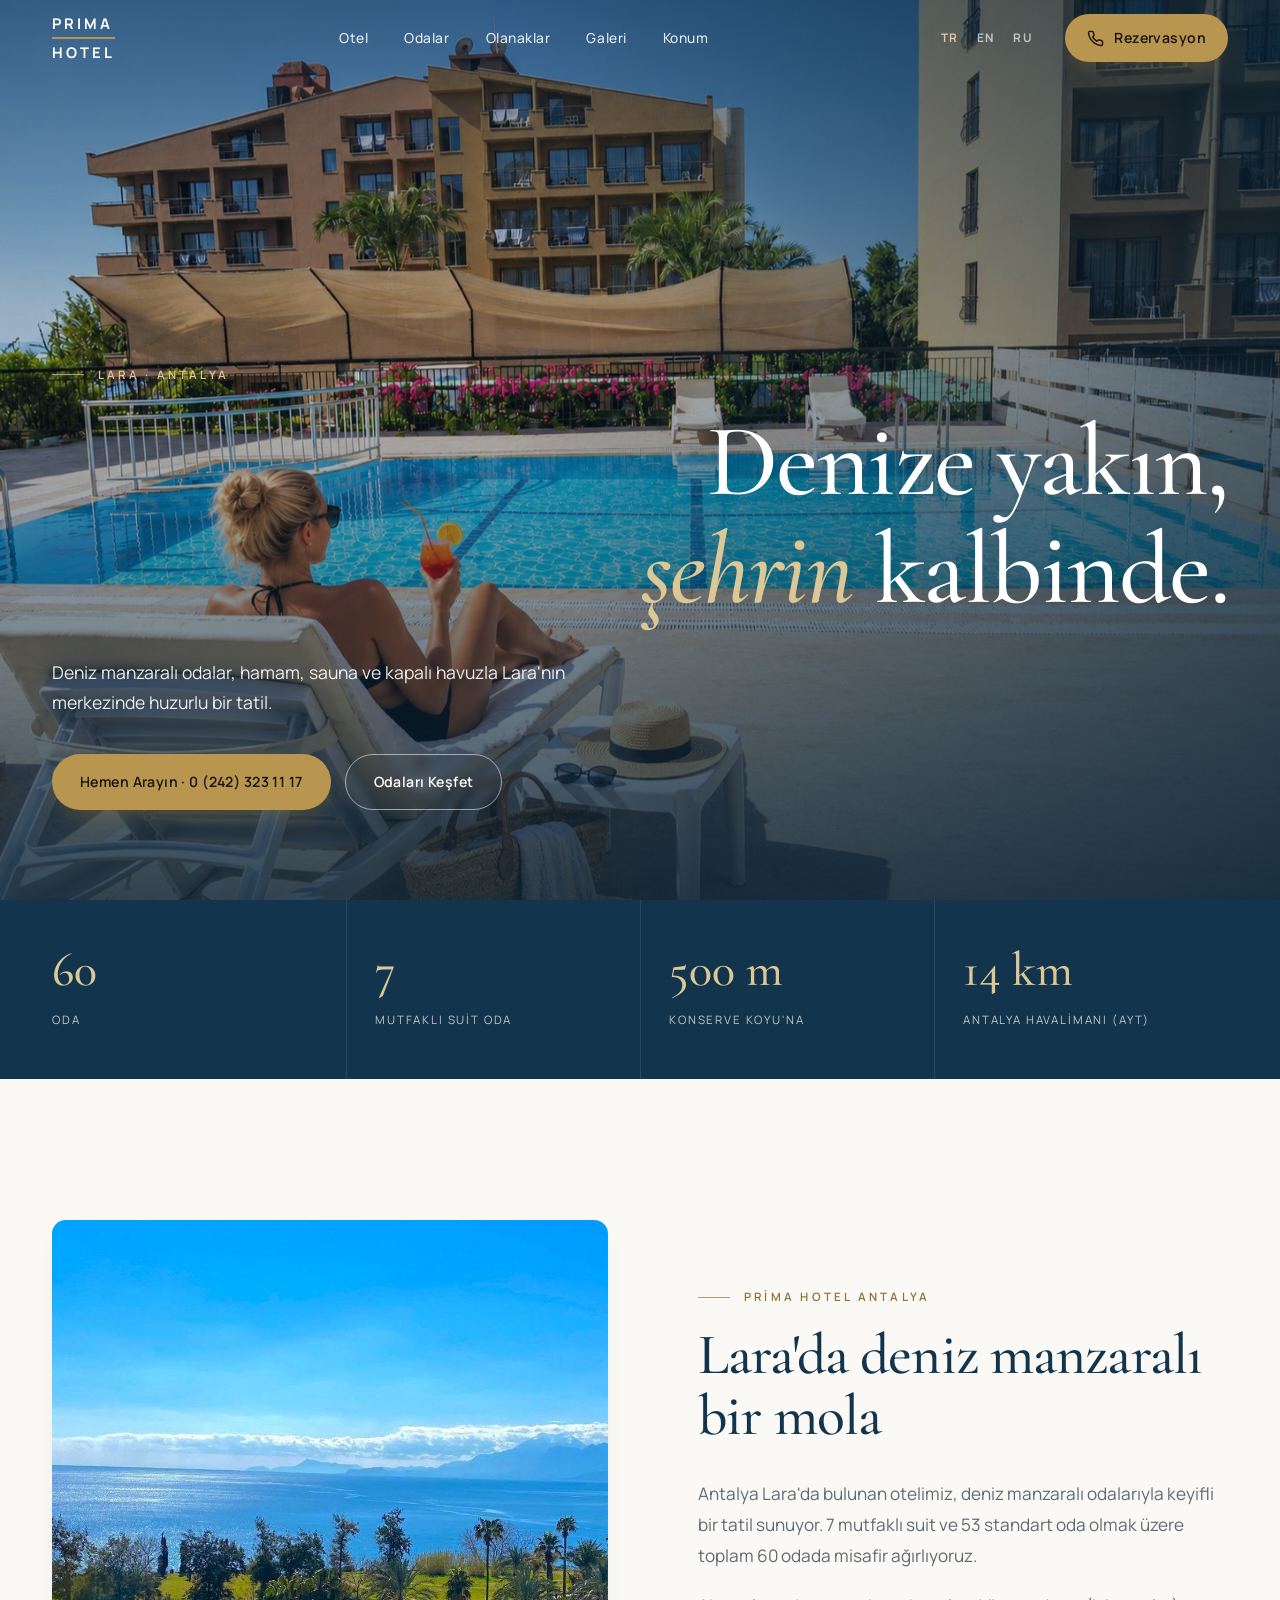
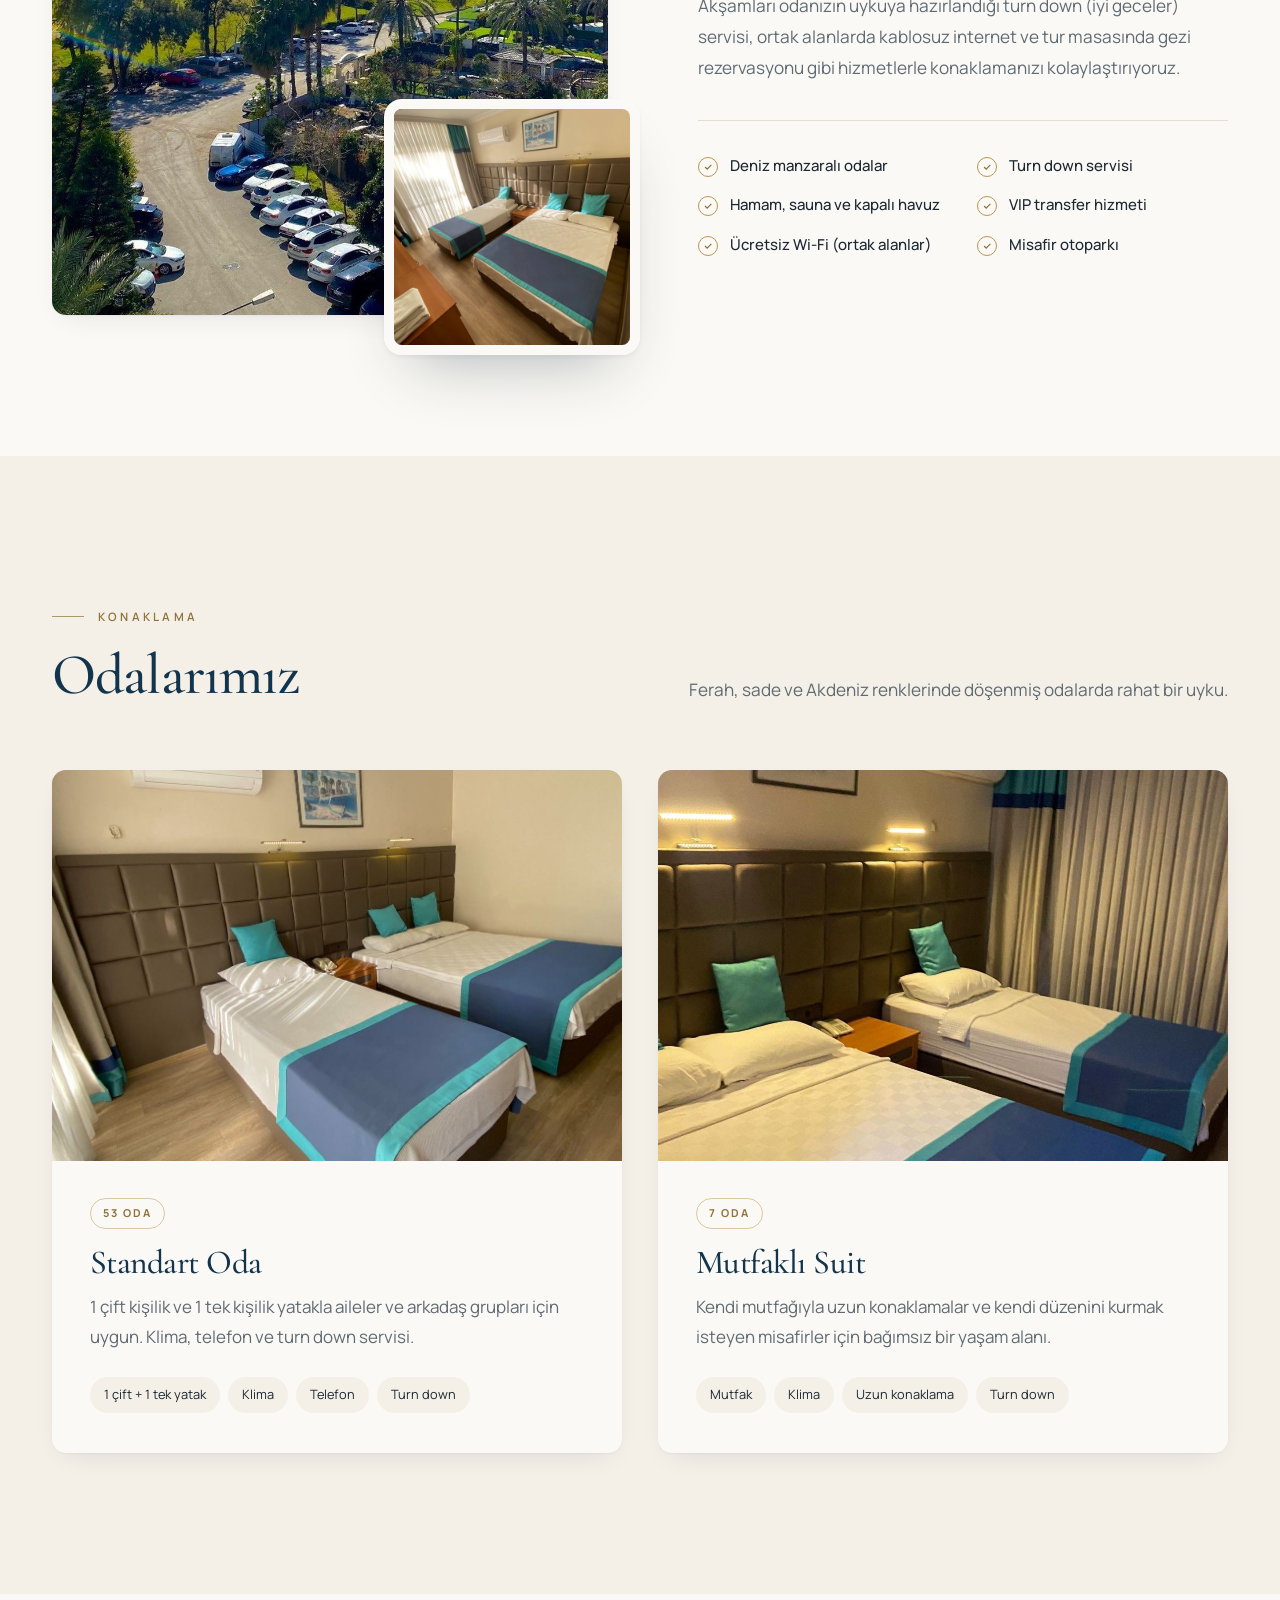
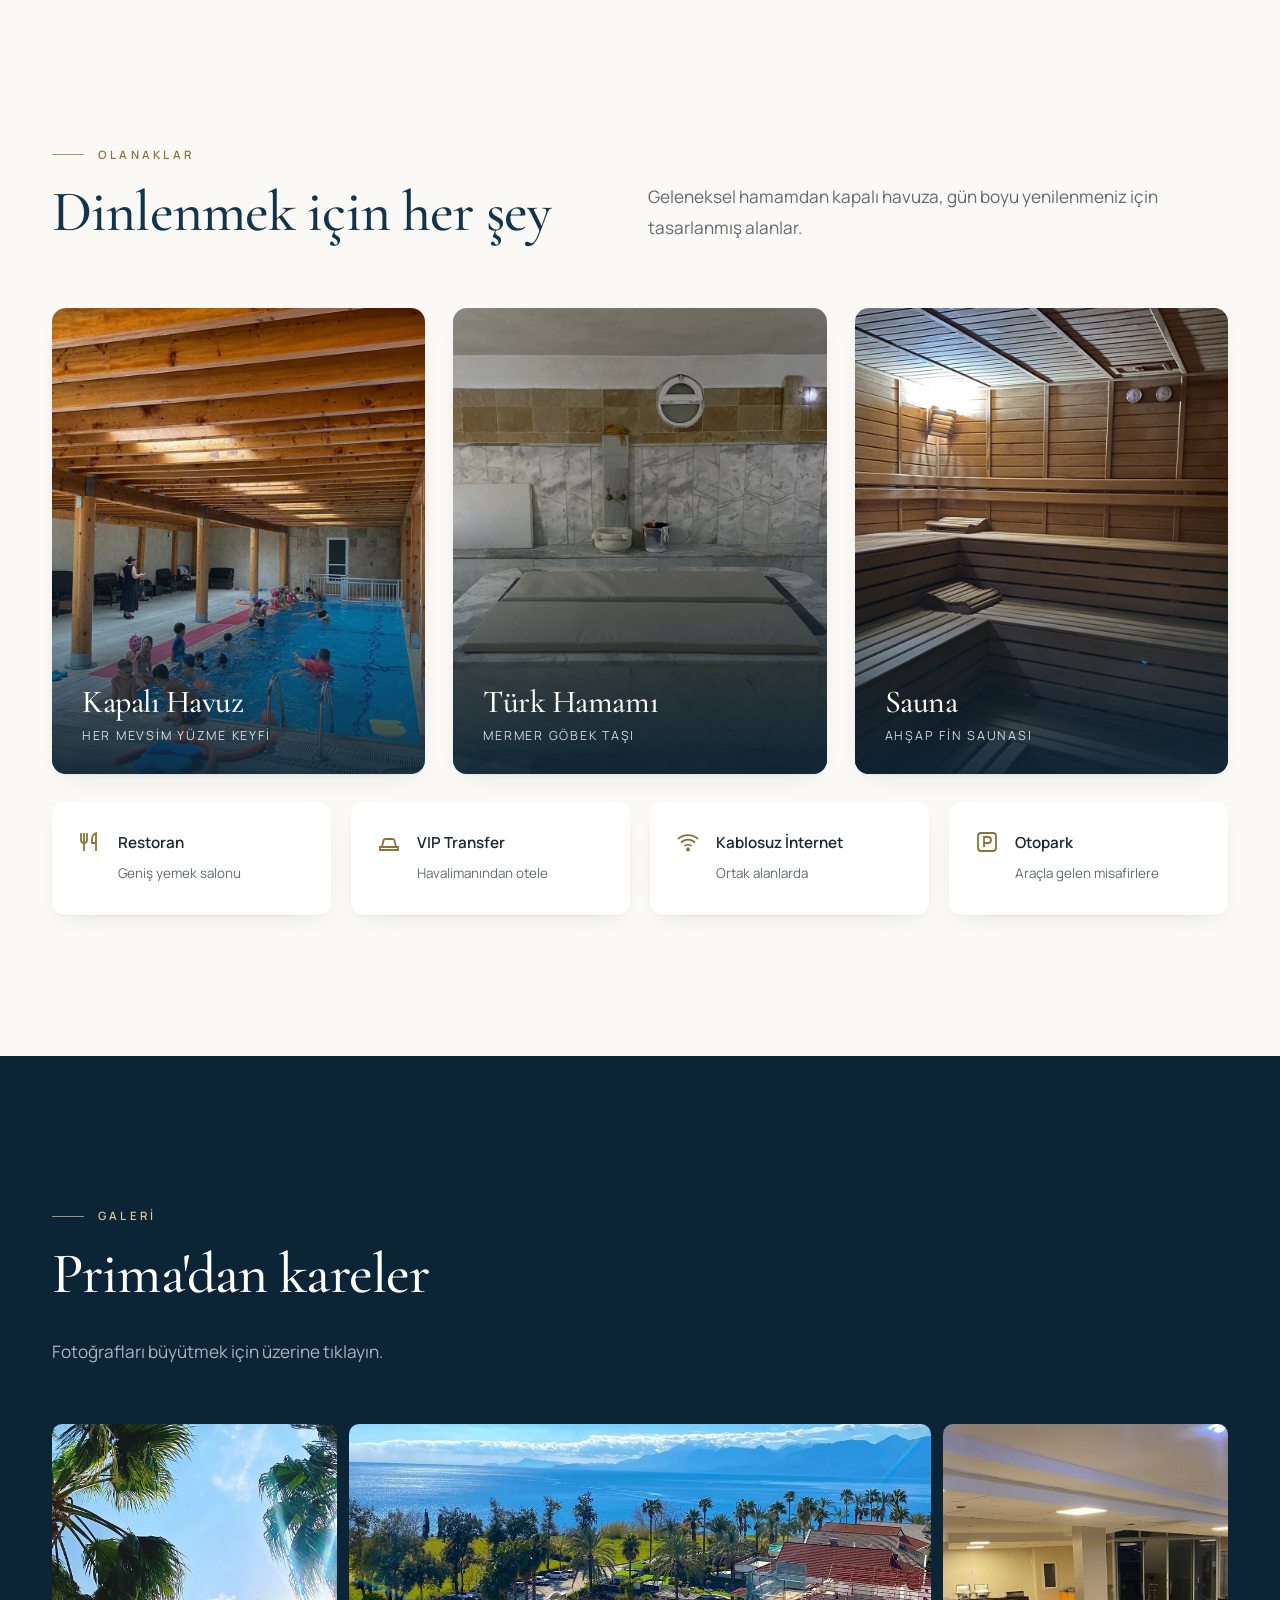
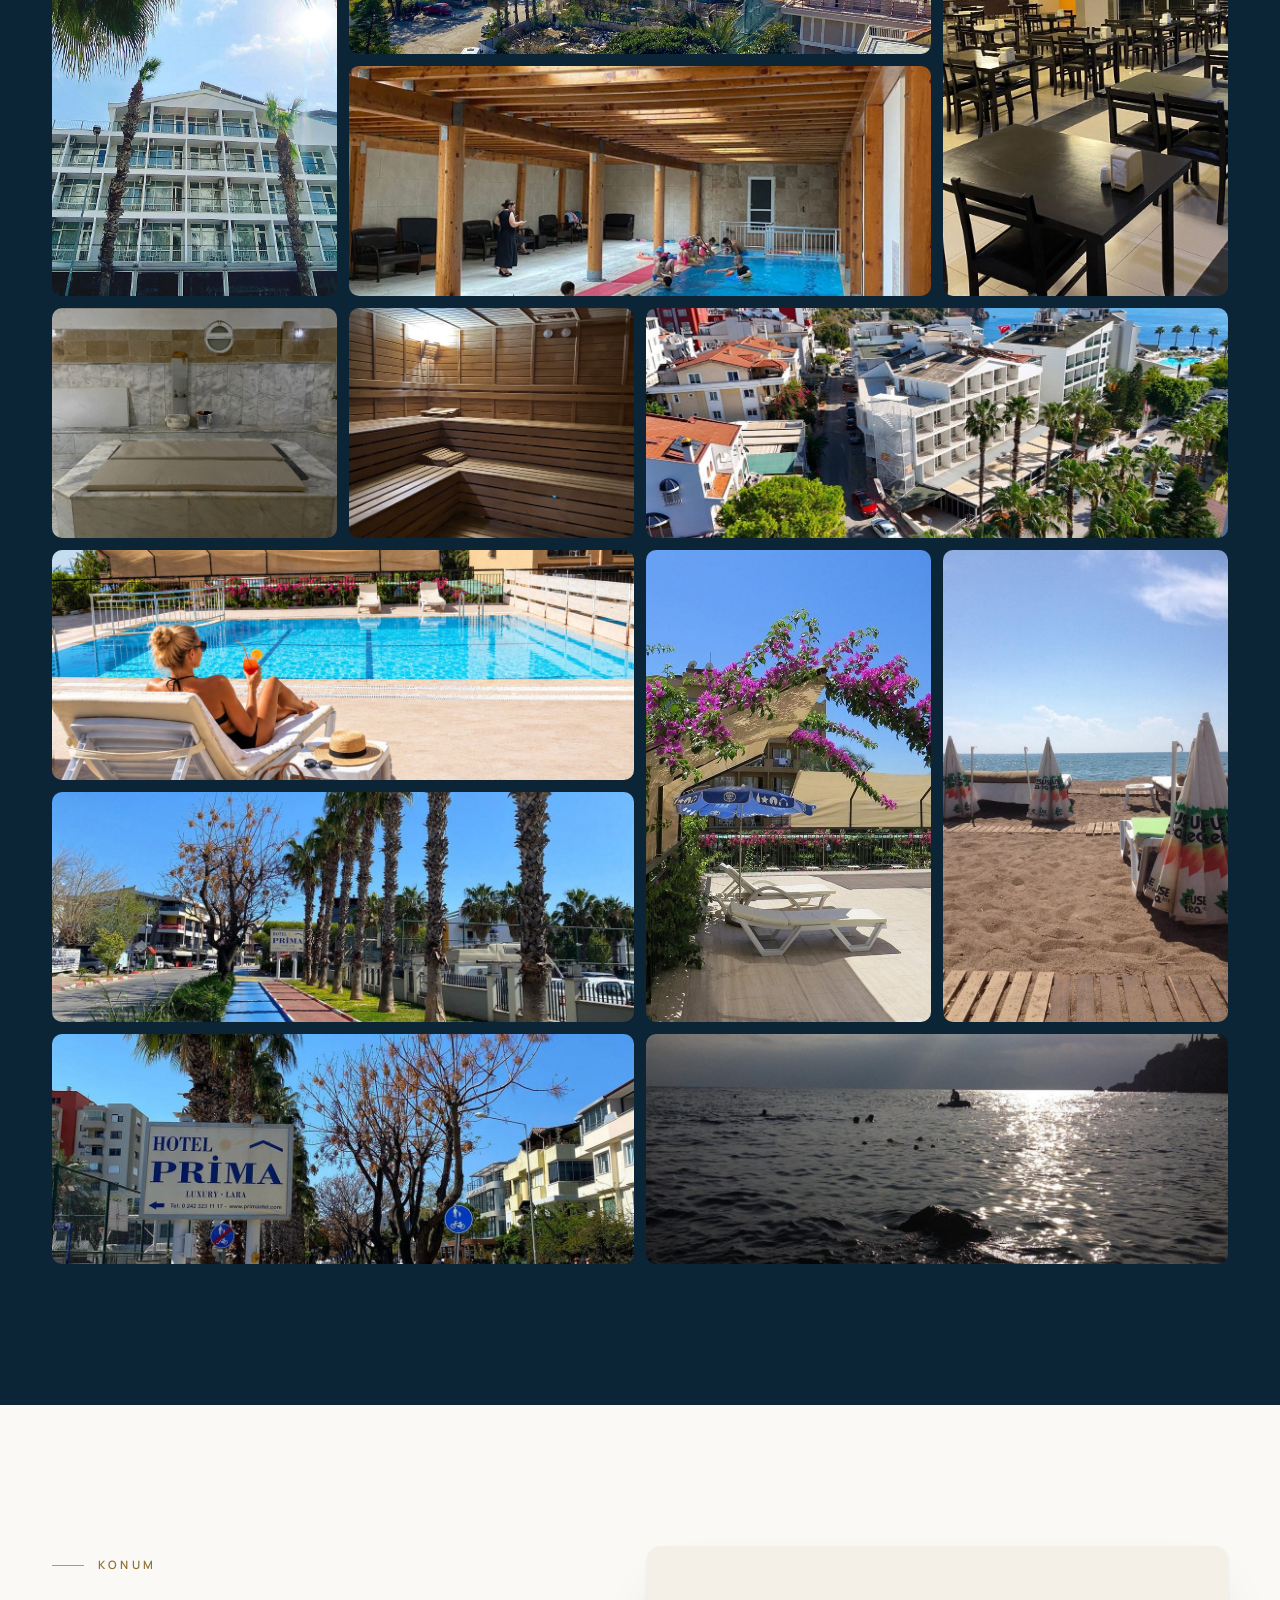
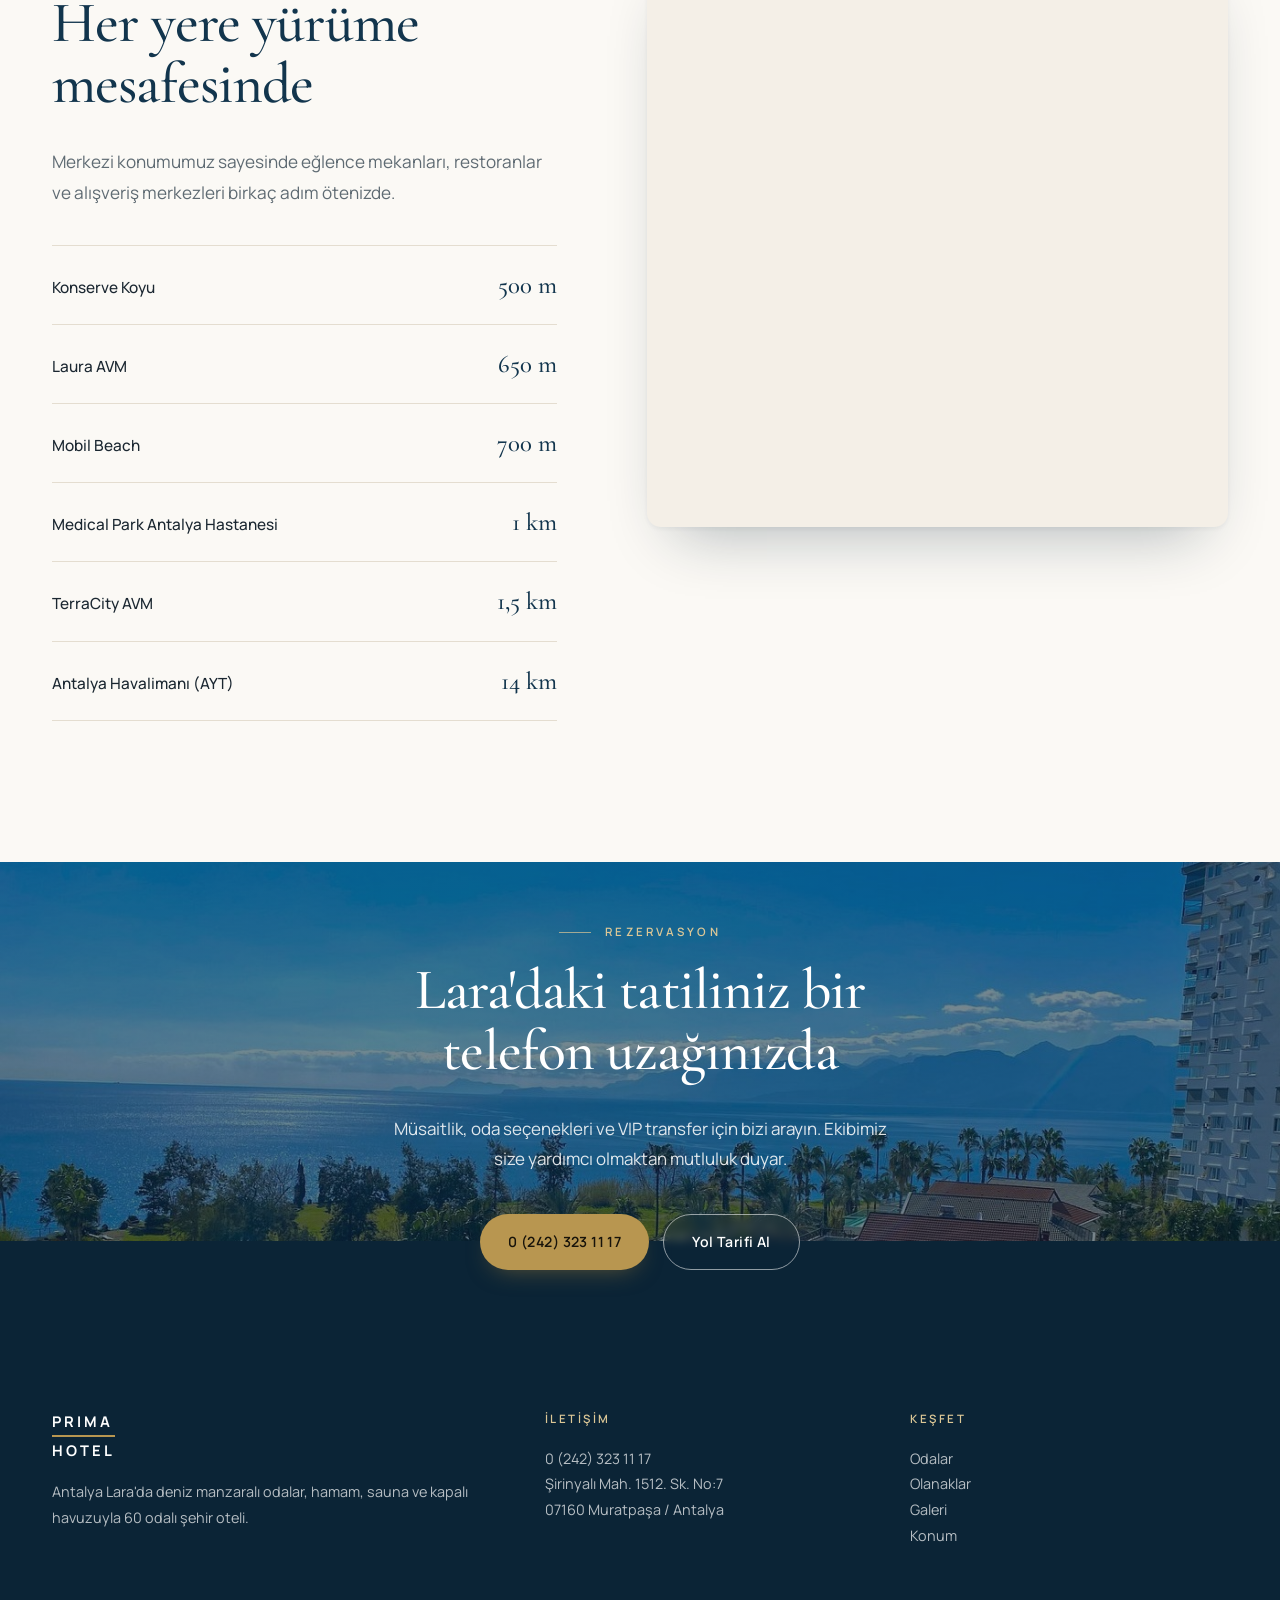
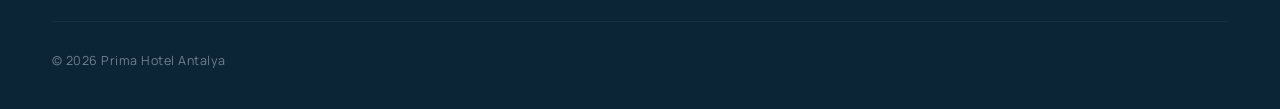
<file: index.html>
<!doctype html>
<html lang="tr">
<head>
<meta charset="utf-8">
<meta name="viewport" content="width=device-width, initial-scale=1, viewport-fit=cover">
<title>Prima Hotel Antalya | Lara'da Deniz Manzaralı Otel</title>
<meta name="description" content="Antalya Lara'da, Konserve Koyu'na 500 m mesafede 60 odalı otel. Deniz manzaralı odalar, hamam, sauna, kapalı havuz ve VIP transfer. Tel: 0 242 323 11 17">
<link rel="canonical" href="https://prima-hotel-antalya.netlify.app/">
<link rel="alternate" hreflang="tr" href="https://prima-hotel-antalya.netlify.app/">
<link rel="alternate" hreflang="en" href="https://prima-hotel-antalya.netlify.app/en.html">
<link rel="alternate" hreflang="ru" href="https://prima-hotel-antalya.netlify.app/ru.html">
<link rel="alternate" hreflang="x-default" href="https://prima-hotel-antalya.netlify.app/">
<meta name="theme-color" content="#12354d">
<meta property="og:type" content="website">
<meta property="og:site_name" content="Prima Hotel Antalya">
<meta property="og:title" content="Prima Hotel Antalya | Lara'da Deniz Manzaralı Otel">
<meta property="og:description" content="Antalya Lara'da, Konserve Koyu'na 500 m mesafede 60 odalı otel. Deniz manzaralı odalar, hamam, sauna, kapalı havuz ve VIP transfer. Tel: 0 242 323 11 17">
<meta property="og:url" content="https://prima-hotel-antalya.netlify.app/">
<meta property="og:image" content="https://prima-hotel-antalya.netlify.app/img/banner.jpg">
<meta property="og:image:width" content="1448">
<meta property="og:image:height" content="1086">
<meta property="og:locale" content="tr_TR">
<meta property="og:locale:alternate" content="en_US">
<meta property="og:locale:alternate" content="ru_RU">
<meta name="twitter:card" content="summary_large_image">
<link rel="preload" as="image" href="img/banner.jpg">
<script type="application/ld+json">
{
  "@context": "https://schema.org",
  "@type": "Hotel",
  "name": "Prima Hotel Antalya",
  "alternateName": "Prima Hotel Antalya",
  "description": "Antalya Lara'da 60 odalı otel: deniz manzaralı odalar, hamam, sauna, kapalı havuz, restoran ve VIP transfer.",
  "url": "https://prima-hotel-antalya.netlify.app/",
  "inLanguage": "tr",
  "image": ["https://prima-hotel-antalya.netlify.app/img/otel.jpg", "https://prima-hotel-antalya.netlify.app/img/deniz-manzarasi.jpg", "https://prima-hotel-antalya.netlify.app/img/kapali-havuz.jpg"],
  "telephone": "+90 242 323 11 17",
  "numberOfRooms": 60,
  "address": {
    "@type": "PostalAddress",
    "streetAddress": "Şirinyalı Mah. 1512. Sk. No:7",
    "addressLocality": "Muratpaşa",
    "addressRegion": "Antalya",
    "postalCode": "07160",
    "addressCountry": "TR"
  },
  "geo": { "@type": "GeoCoordinates", "latitude": 36.855788, "longitude": 30.742263 },
  "hasMap": "https://www.google.com/maps?q=36.855788,30.742263",
  "amenityFeature": [
    { "@type": "LocationFeatureSpecification", "name": "Turkish bath (hamam)", "value": true },
    { "@type": "LocationFeatureSpecification", "name": "Sauna", "value": true },
    { "@type": "LocationFeatureSpecification", "name": "Indoor pool", "value": true },
    { "@type": "LocationFeatureSpecification", "name": "Restaurant", "value": true },
    { "@type": "LocationFeatureSpecification", "name": "Free Wi-Fi in common areas", "value": true },
    { "@type": "LocationFeatureSpecification", "name": "Parking", "value": true },
    { "@type": "LocationFeatureSpecification", "name": "VIP airport transfer", "value": true }
  ]
}
</script>
<link rel="preconnect" href="https://fonts.googleapis.com">
<link rel="preconnect" href="https://fonts.gstatic.com" crossorigin>
<link href="https://fonts.googleapis.com/css2?family=Cormorant+Garamond:ital,wght@0,500;0,600;1,500&family=Manrope:wght@400;500;600;700&display=swap" rel="stylesheet">
<link rel="stylesheet" href="styles.css">
</head>
<body>

<header class="nav" id="nav">
  <div class="wrap">
    <a href="#top" class="brand" aria-label="Prima Hotel ana sayfa">PRIMA<i></i>HOTEL</a>
    <ul id="menu">
      <li><a href="#otel">Otel</a></li>
      <li><a href="#odalar">Odalar</a></li>
      <li><a href="#olanaklar">Olanaklar</a></li>
      <li><a href="#galeri">Galeri</a></li>
      <li><a href="#konum">Konum</a></li>
    </ul>
    <div class="nav-end">
    <nav class="lang" aria-label="Dil seçimi">
      <a href="index.html" lang="tr" aria-current="page">TR</a>
      <a href="en.html" lang="en">EN</a>
      <a href="ru.html" lang="ru">RU</a>
    </nav>
    <a class="btn btn-gold" href="tel:+902423231117">
      <svg viewBox="0 0 24 24" fill="none" stroke="currentColor" stroke-width="2"><path d="M22 16.9v3a2 2 0 0 1-2.2 2 19.8 19.8 0 0 1-8.6-3.1 19.5 19.5 0 0 1-6-6A19.8 19.8 0 0 1 2.1 4.2 2 2 0 0 1 4.1 2h3a2 2 0 0 1 2 1.7c.1.9.4 1.8.7 2.7a2 2 0 0 1-.5 2.1L8 9.8a16 16 0 0 0 6 6l1.3-1.3a2 2 0 0 1 2.1-.4c.9.3 1.8.6 2.7.7a2 2 0 0 1 1.7 2z"/></svg>
      Rezervasyon
    </a>
    <button class="menu-btn" id="menuBtn" aria-label="Menüyü aç" aria-expanded="false">
      <svg width="28" height="28" viewBox="0 0 24 24" fill="none" stroke="currentColor" stroke-width="2"><path d="M4 7h16M4 12h16M4 17h16"/></svg>
    </button>
    </div>
  </div>
</header>

<main id="top">
  <section class="hero">
    <div class="hero-bg" role="img" aria-label="Havuz başında şezlongda dinlenen misafir"></div>
    <div class="wrap">
      <span class="eyebrow">Lara · Antalya</span>
      <h1>Denize yakın, <em>şehrin</em> kalbinde.</h1>
      <p>Deniz manzaralı odalar, hamam, sauna ve kapalı havuzla Lara'nın merkezinde huzurlu bir tatil.</p>
      <div class="hero-ctas">
        <a class="btn btn-gold" href="tel:+902423231117">Hemen Arayın · 0 (242) 323 11 17</a>
        <a class="btn btn-ghost" href="#odalar">Odaları Keşfet</a>
      </div>
    </div>
  </section>

  <section class="stats" aria-label="Otel bilgileri">
    <div class="wrap">
      <div class="stat"><b>60</b><span>Oda</span></div>
      <div class="stat"><b>7</b><span>Mutfaklı suit oda</span></div>
      <div class="stat"><b>500 m</b><span>Konserve Koyu'na</span></div>
      <div class="stat"><b>14 km</b><span>Antalya Havalimanı (AYT)</span></div>
    </div>
  </section>

  <section class="about" id="otel">
    <div class="wrap">
      <div class="about-media reveal">
        <img src="img/deniz-manzarasi-dikey.jpg" alt="Otelden Akdeniz ve Toros Dağları manzarası" loading="lazy">
        <img class="inset" src="img/oda-gunduz.jpg" alt="Standart oda" loading="lazy">
      </div>
      <div class="reveal">
        <span class="eyebrow">Prima Hotel Antalya</span>
        <h2>Lara'da deniz manzaralı bir mola</h2>
        <p class="lead">Antalya Lara'da bulunan otelimiz, deniz manzaralı odalarıyla keyifli bir tatil sunuyor. 7 mutfaklı suit ve 53 standart oda olmak üzere toplam 60 odada misafir ağırlıyoruz.</p>
        <p class="lead">Akşamları odanızın uykuya hazırlandığı turn down (iyi geceler) servisi, ortak alanlarda kablosuz internet ve tur masasında gezi rezervasyonu gibi hizmetlerle konaklamanızı kolaylaştırıyoruz.</p>
        <ul class="checks">
          <li>Deniz manzaralı odalar</li>
          <li>Turn down servisi</li>
          <li>Hamam, sauna ve kapalı havuz</li>
          <li>VIP transfer hizmeti</li>
          <li>Ücretsiz Wi-Fi (ortak alanlar)</li>
          <li>Misafir otoparkı</li>
        </ul>
      </div>
    </div>
  </section>

  <section class="rooms" id="odalar">
    <div class="wrap">
      <div class="section-head reveal">
        <div>
          <span class="eyebrow">Konaklama</span>
          <h2>Odalarımız</h2>
        </div>
        <p class="lead">Ferah, sade ve Akdeniz renklerinde döşenmiş odalarda rahat bir uyku.</p>
      </div>
      <div class="room-grid">
        <article class="room reveal">
          <div class="room-img"><img src="img/oda-standart.jpg" alt="Standart oda, bir çift kişilik ve bir tek kişilik yatak" loading="lazy"></div>
          <div class="room-body">
            <span class="room-tag">53 oda</span>
            <h3>Standart Oda</h3>
            <p>1 çift kişilik ve 1 tek kişilik yatakla aileler ve arkadaş grupları için uygun. Klima, telefon ve turn down servisi.</p>
            <div class="room-feats"><span>1 çift + 1 tek yatak</span><span>Klima</span><span>Telefon</span><span>Turn down</span></div>
          </div>
        </article>
        <article class="room reveal">
          <div class="room-img"><img src="img/oda-gece.jpg" alt="Akşam ışığında oda" loading="lazy"></div>
          <div class="room-body">
            <span class="room-tag">7 oda</span>
            <h3>Mutfaklı Suit</h3>
            <p>Kendi mutfağıyla uzun konaklamalar ve kendi düzenini kurmak isteyen misafirler için bağımsız bir yaşam alanı.</p>
            <div class="room-feats"><span>Mutfak</span><span>Klima</span><span>Uzun konaklama</span><span>Turn down</span></div>
          </div>
        </article>
      </div>
    </div>
  </section>

  <section id="olanaklar">
    <div class="wrap">
      <div class="section-head reveal">
        <div>
          <span class="eyebrow">Olanaklar</span>
          <h2>Dinlenmek için her şey</h2>
        </div>
        <p class="lead">Geleneksel hamamdan kapalı havuza, gün boyu yenilenmeniz için tasarlanmış alanlar.</p>
      </div>
      <div class="fac-grid">
        <div class="fac reveal"><img src="img/kapali-havuz.jpg" alt="Kapalı havuz" loading="lazy"><div><h3>Kapalı Havuz</h3><p>Her mevsim yüzme keyfi</p></div></div>
        <div class="fac reveal"><img src="img/hamam.jpg" alt="Mermer Türk hamamı" loading="lazy"><div><h3>Türk Hamamı</h3><p>Mermer göbek taşı</p></div></div>
        <div class="fac reveal"><img src="img/sauna.jpg" alt="Ahşap sauna" loading="lazy"><div><h3>Sauna</h3><p>Ahşap fin saunası</p></div></div>
      </div>
      <div class="services">
        <div class="svc reveal">
          <svg viewBox="0 0 24 24" fill="none" stroke="currentColor" stroke-width="1.8"><path d="M3 3v7a3 3 0 0 0 6 0V3M6 3v18M18 21V3c-2.5 1-4 3.5-4 7v3h4"/></svg>
          <div><b>Restoran</b><span>Geniş yemek salonu</span></div>
        </div>
        <div class="svc reveal">
          <svg viewBox="0 0 24 24" fill="none" stroke="currentColor" stroke-width="1.8"><path d="M5 17h14l-1.5-6.5A2 2 0 0 0 15.6 9H8.4a2 2 0 0 0-1.9 1.5zM3 17h18v3H3zM7 20v1M17 20v1"/></svg>
          <div><b>VIP Transfer</b><span>Havalimanından otele</span></div>
        </div>
        <div class="svc reveal">
          <svg viewBox="0 0 24 24" fill="none" stroke="currentColor" stroke-width="1.8"><path d="M2 9a15 15 0 0 1 20 0M5 12.5a10 10 0 0 1 14 0M8.5 16a5 5 0 0 1 7 0"/><circle cx="12" cy="19.5" r="1"/></svg>
          <div><b>Kablosuz İnternet</b><span>Ortak alanlarda</span></div>
        </div>
        <div class="svc reveal">
          <svg viewBox="0 0 24 24" fill="none" stroke="currentColor" stroke-width="1.8"><rect x="3" y="3" width="18" height="18" rx="3"/><path d="M9 17V7h4a3 3 0 0 1 0 6H9"/></svg>
          <div><b>Otopark</b><span>Araçla gelen misafirlere</span></div>
        </div>
      </div>
    </div>
  </section>

  <section class="gallery" id="galeri">
    <div class="wrap">
      <span class="eyebrow">Galeri</span>
      <h2>Prima'dan kareler</h2>
      <p class="lead">Fotoğrafları büyütmek için üzerine tıklayın.</p>
      <div class="g-grid" id="gGrid">
        <button class="tall"><img src="img/otel.jpg" alt="Otel binası" loading="lazy"></button>
        <button class="wide"><img src="img/deniz-manzarasi.jpg" alt="Deniz manzarası" loading="lazy"></button>
        <button class="wide"><img src="img/kapali-havuz.jpg" alt="Kapalı havuz" loading="lazy"></button>
        <button class="tall"><img src="img/restoran.jpg" alt="Restoran" loading="lazy"></button>
        <button><img src="img/hamam.jpg" alt="Hamam" loading="lazy"></button>
        <button><img src="img/sauna.jpg" alt="Sauna" loading="lazy"></button>
        <button class="wide"><img src="img/havadan-gorunum.jpg" alt="Otel ve çevresinin havadan görünümü" loading="lazy"></button>
        <button class="wide"><img src="img/havuz.jpg" alt="Havuz ve şezlonglar" loading="lazy"></button>
        <button class="tall"><img src="img/havuz-begonvil.jpg" alt="Begonviller ve havuz kenarı" loading="lazy"></button>
        <button class="wide"><img src="img/yuruyus-yolu-1.jpg" alt="Palmiyeli yürüyüş ve bisiklet yolu" loading="lazy"></button>
        <button class="wide"><img src="img/yuruyus-yolu-2.jpg" alt="Otel tabelası ve yürüyüş yolu" loading="lazy"></button>
        <button class="wide"><img src="img/deniz-gun-batimi.jpg" alt="Gün batımında deniz" loading="lazy"></button>
        <button class="tall"><img src="img/plaj.jpg" alt="Kumsalda şezlonglar ve şemsiyeler" loading="lazy"></button>
      </div>
    </div>
  </section>

  <section class="loc" id="konum">
    <div class="wrap">
      <div class="reveal">
        <span class="eyebrow">Konum</span>
        <h2>Her yere yürüme mesafesinde</h2>
        <p class="lead">Merkezi konumumuz sayesinde eğlence mekanları, restoranlar ve alışveriş merkezleri birkaç adım ötenizde.</p>
        <ul class="dist">
          <li><span>Konserve Koyu</span><b>500 m</b></li>
          <li><span>Laura AVM</span><b>650 m</b></li>
          <li><span>Mobil Beach</span><b>700 m</b></li>
          <li><span>Medical Park Antalya Hastanesi</span><b>1 km</b></li>
          <li><span>TerraCity AVM</span><b>1,5 km</b></li>
          <li><span>Antalya Havalimanı (AYT)</span><b>14 km</b></li>
        </ul>
      </div>
      <div class="map reveal">
        <iframe title="Prima Hotel harita konumu" loading="lazy" referrerpolicy="no-referrer-when-downgrade"
          src="https://maps.google.com/maps?hl=tr&amp;ll=36.855788,30.742263&amp;q=%C5%9Eirinyal%C4%B1,+1512.+Sk.+No:7,+07160+Muratpa%C5%9Fa/Antalya+(Prima+Hotel)&amp;z=16&amp;output=embed"></iframe>
      </div>
    </div>
  </section>

  <section class="cta">
    <div class="wrap reveal">
      <span class="eyebrow">Rezervasyon</span>
      <h2>Lara'daki tatiliniz bir telefon uzağınızda</h2>
      <p>Müsaitlik, oda seçenekleri ve VIP transfer için bizi arayın. Ekibimiz size yardımcı olmaktan mutluluk duyar.</p>
      <div class="hero-ctas">
        <a class="btn btn-gold" href="tel:+902423231117">0 (242) 323 11 17</a>
        <a class="btn btn-ghost" target="_blank" rel="noopener" href="https://www.google.com/maps/dir/?api=1&amp;destination=36.855788,30.742263">Yol Tarifi Al</a>
      </div>
    </div>
  </section>
</main>

<footer>
  <div class="wrap">
    <div>
      <a href="#top" class="brand">PRIMA<i></i>HOTEL</a>
      <p>Antalya Lara'da deniz manzaralı odalar, hamam, sauna ve kapalı havuzuyla 60 odalı şehir oteli.</p>
    </div>
    <div>
      <h4>İletişim</h4>
      <p><a href="tel:+902423231117">0 (242) 323 11 17</a></p>
      <p>Şirinyalı Mah. 1512. Sk. No:7<br>07160 Muratpaşa / Antalya</p>
    </div>
    <div>
      <h4>Keşfet</h4>
      <p><a href="#odalar">Odalar</a></p>
      <p><a href="#olanaklar">Olanaklar</a></p>
      <p><a href="#galeri">Galeri</a></p>
      <p><a href="#konum">Konum</a></p>
    </div>
    <div class="copy">© <span id="yr"></span> Prima Hotel Antalya</div>
  </div>
</footer>

<a class="call-fab" href="tel:+902423231117" aria-label="Oteli ara">
  <svg viewBox="0 0 24 24" fill="none" stroke="currentColor" stroke-width="2"><path d="M22 16.9v3a2 2 0 0 1-2.2 2 19.8 19.8 0 0 1-8.6-3.1 19.5 19.5 0 0 1-6-6A19.8 19.8 0 0 1 2.1 4.2 2 2 0 0 1 4.1 2h3a2 2 0 0 1 2 1.7c.1.9.4 1.8.7 2.7a2 2 0 0 1-.5 2.1L8 9.8a16 16 0 0 0 6 6l1.3-1.3a2 2 0 0 1 2.1-.4c.9.3 1.8.6 2.7.7a2 2 0 0 1 1.7 2z"/></svg>
</a>

<div class="lightbox" id="lb" role="dialog" aria-modal="true" aria-label="Fotoğraf görüntüleyici">
  <button class="lb-btn lb-close" id="lbClose" aria-label="Kapat">✕</button>
  <button class="lb-btn lb-prev" id="lbPrev" aria-label="Önceki">‹</button>
  <img id="lbImg" alt="">
  <button class="lb-btn lb-next" id="lbNext" aria-label="Sonraki">›</button>
</div>

<script src="main.js"></script>
</body>
</html>
</file>
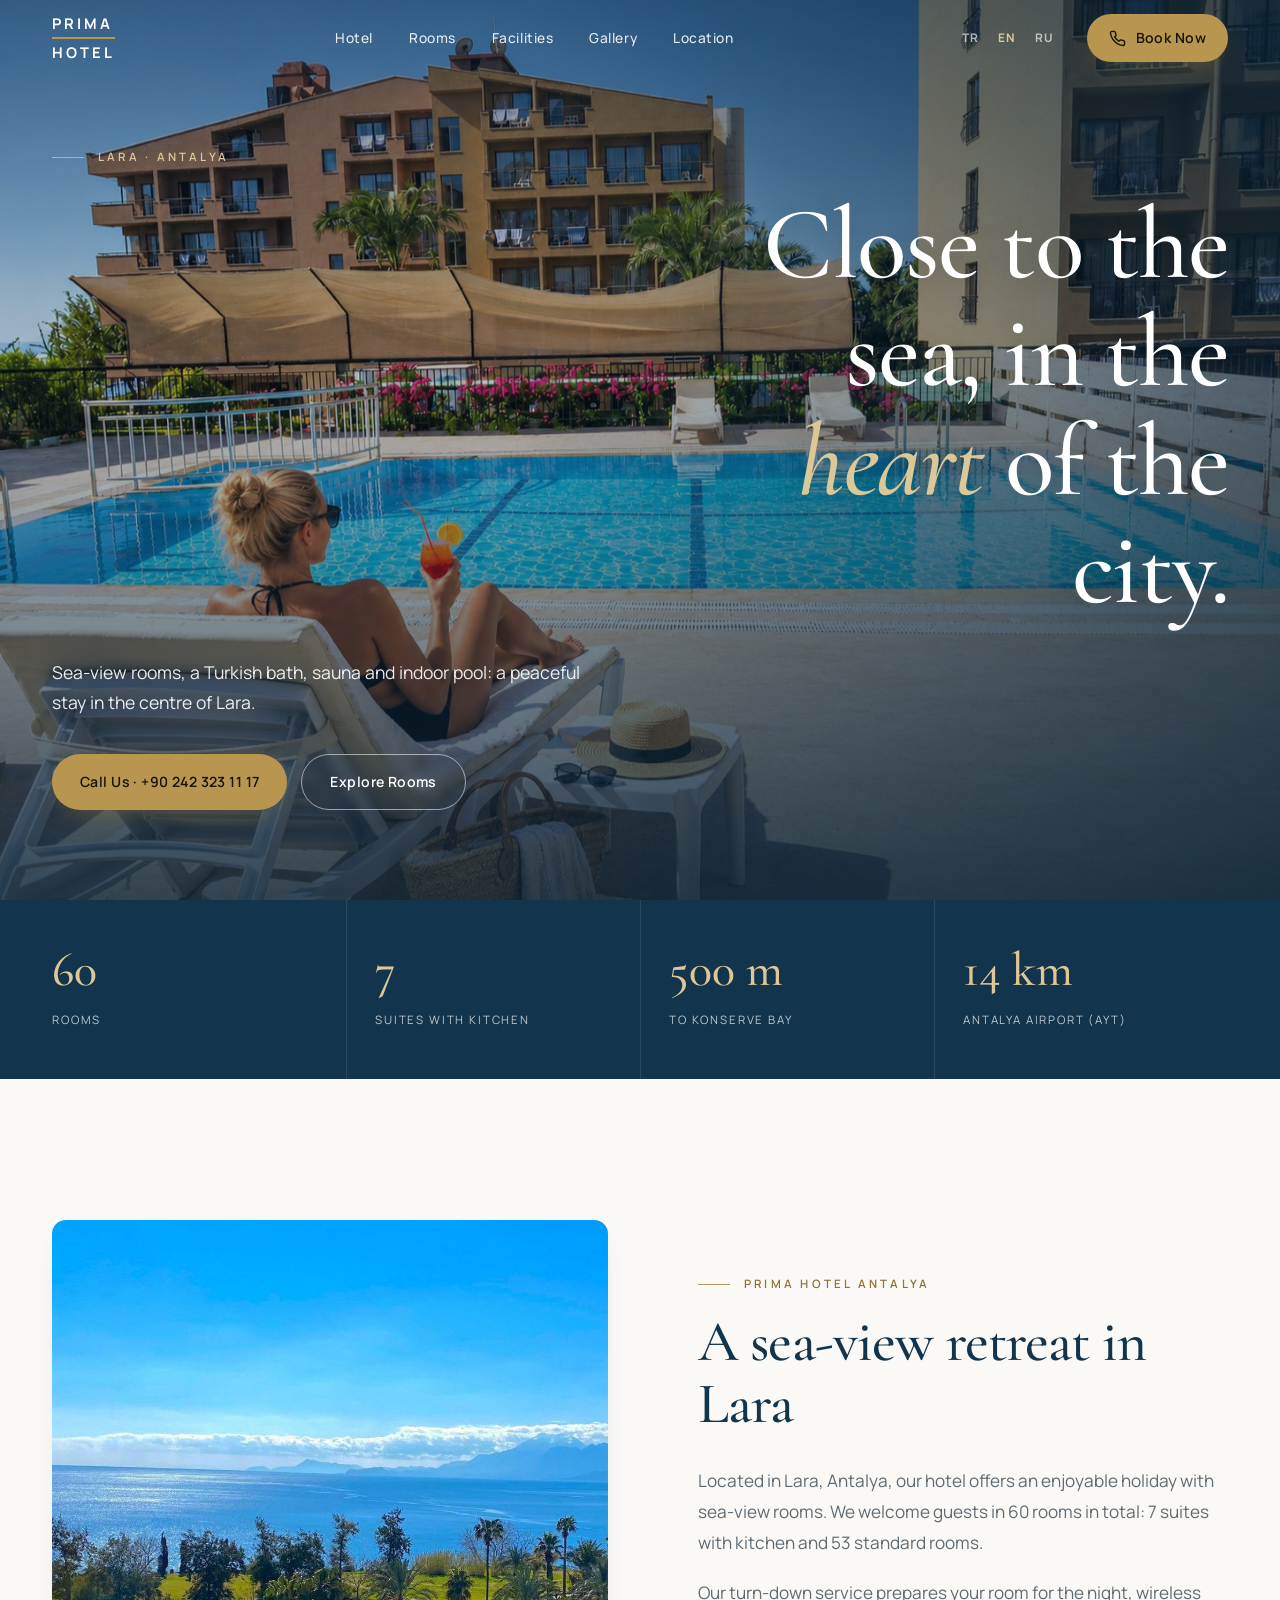
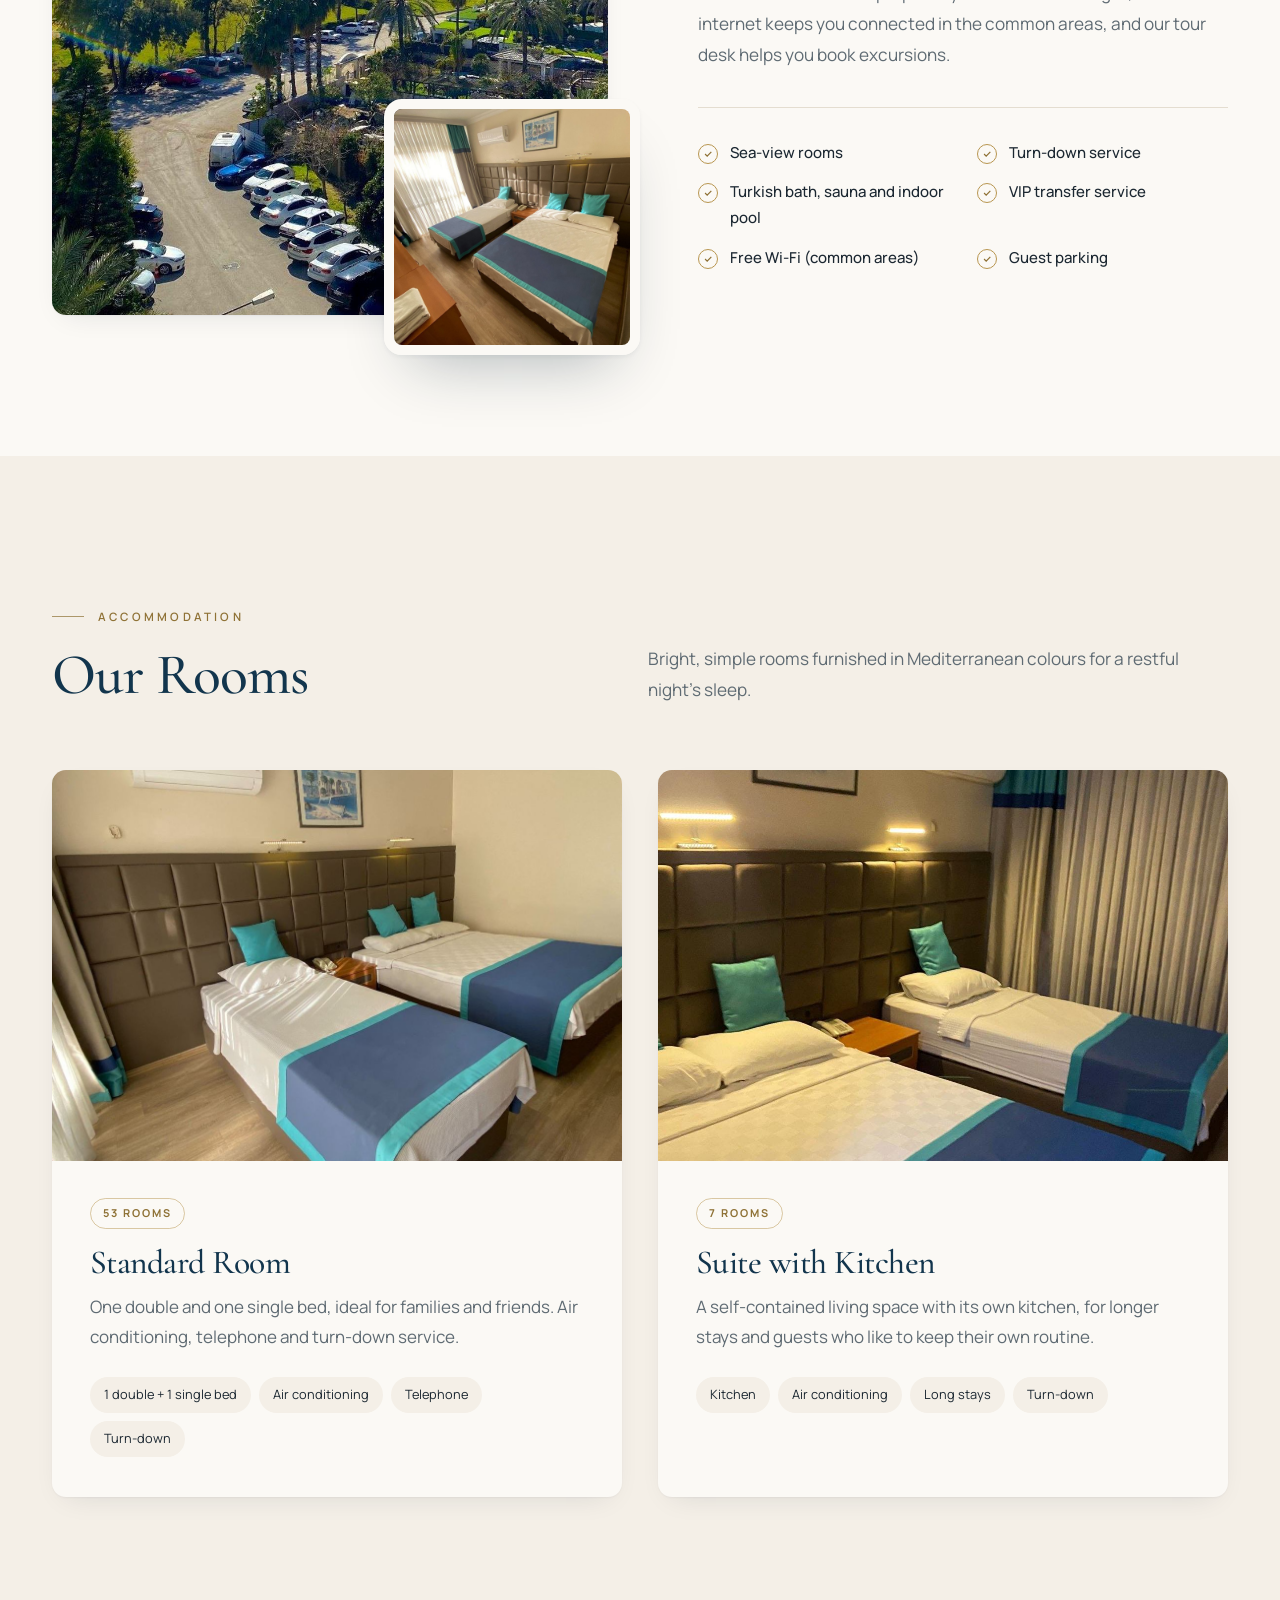
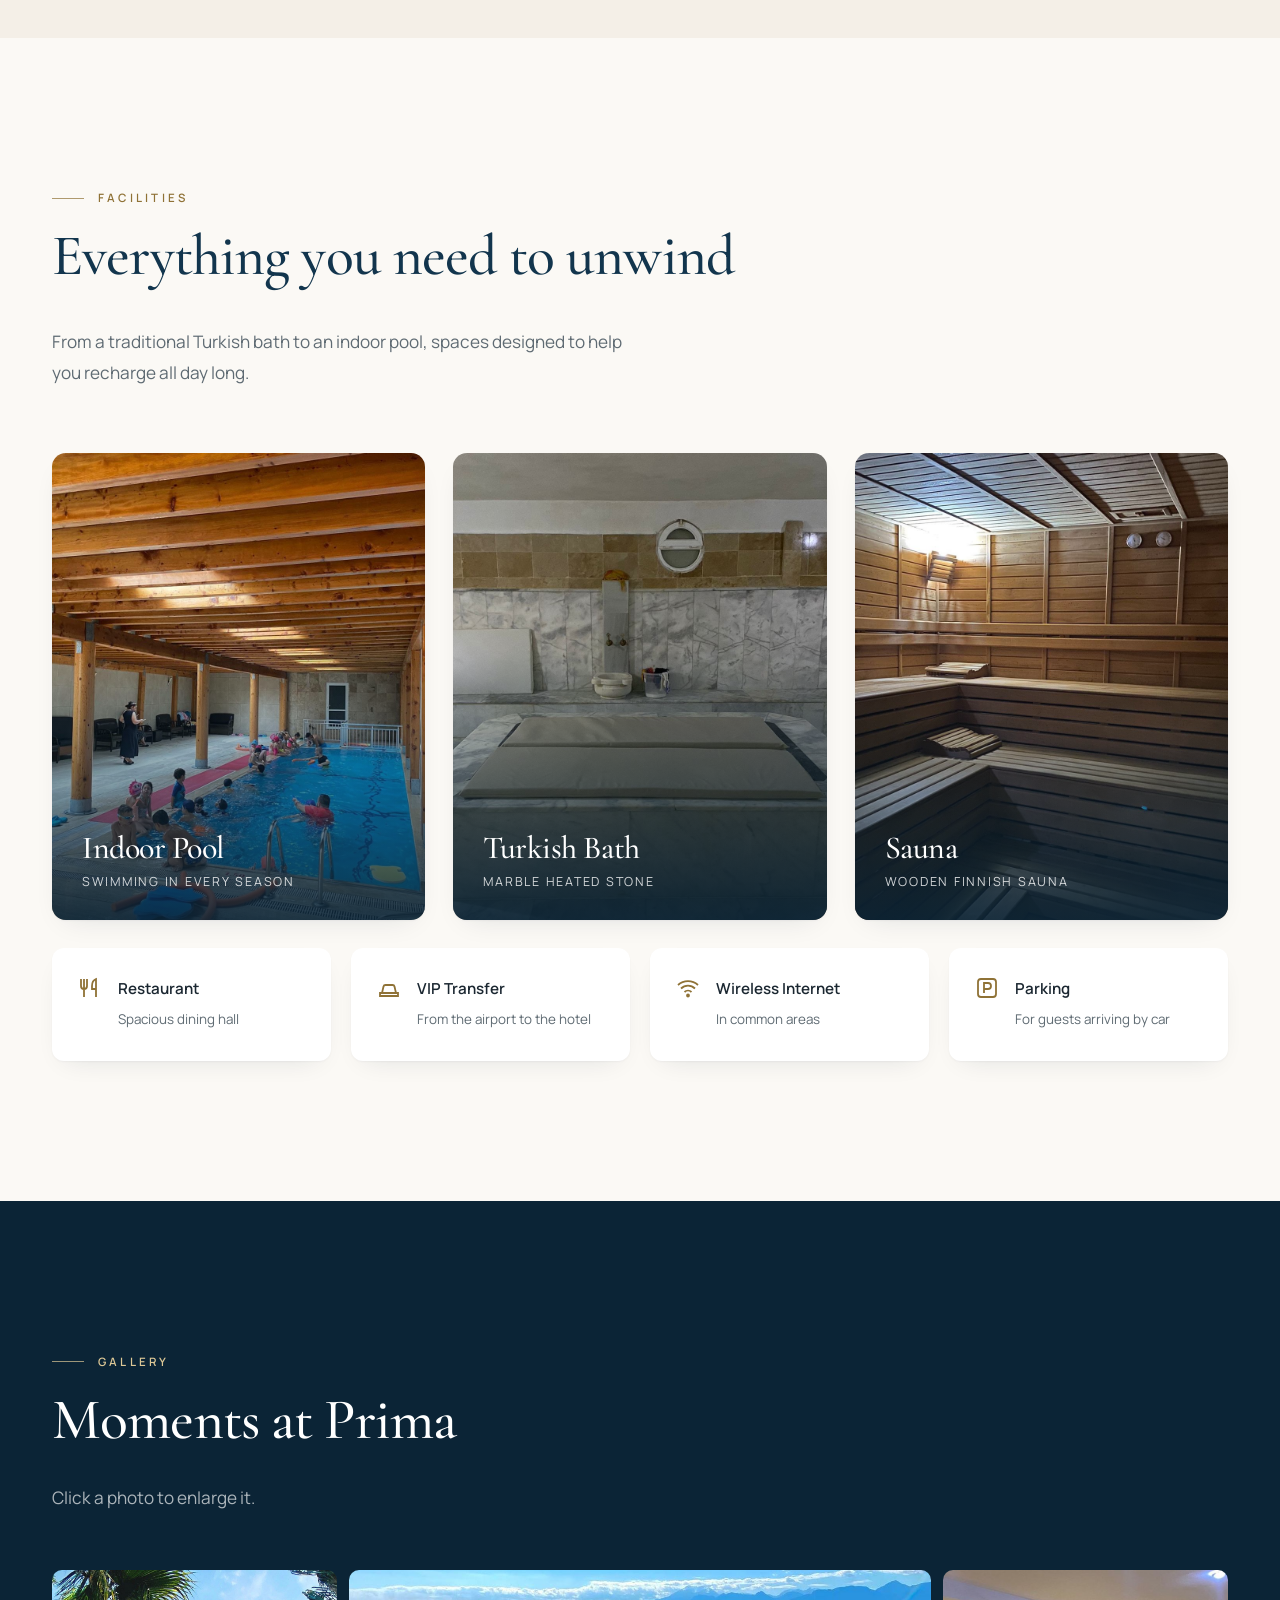
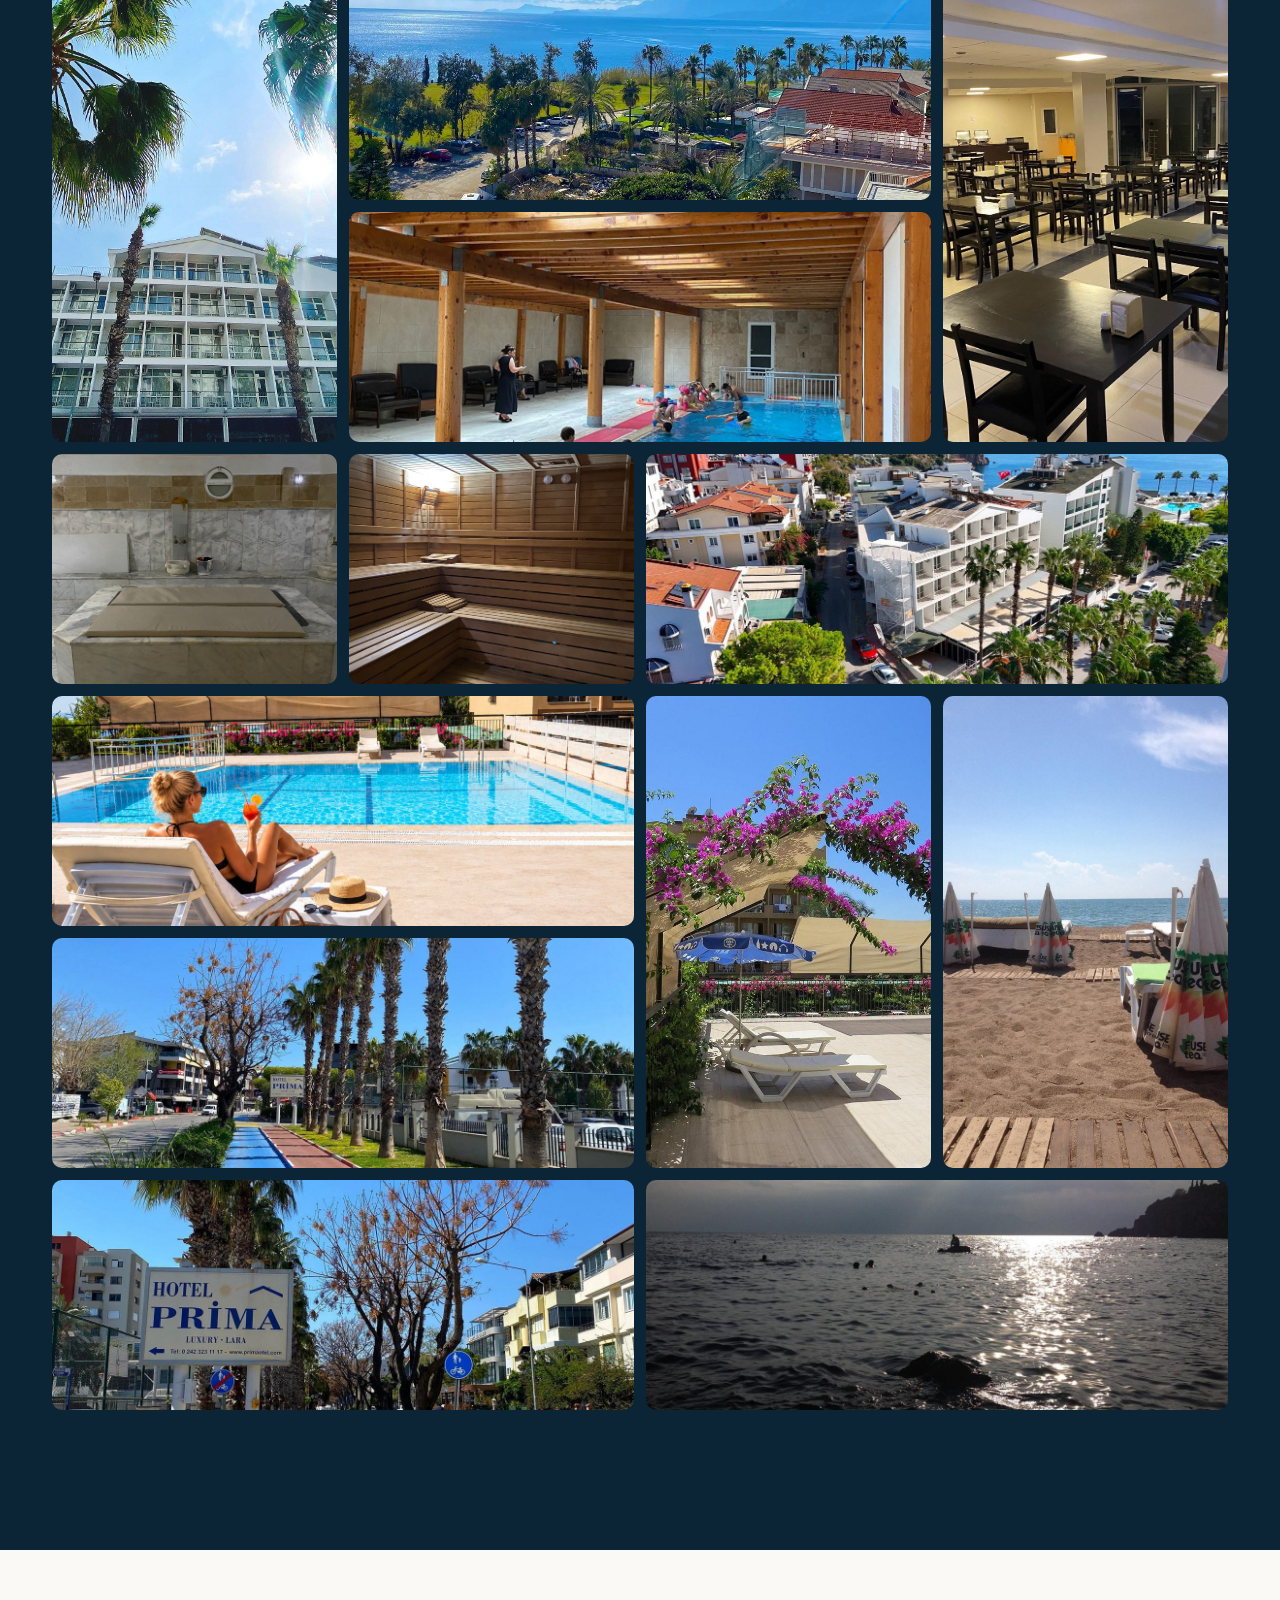
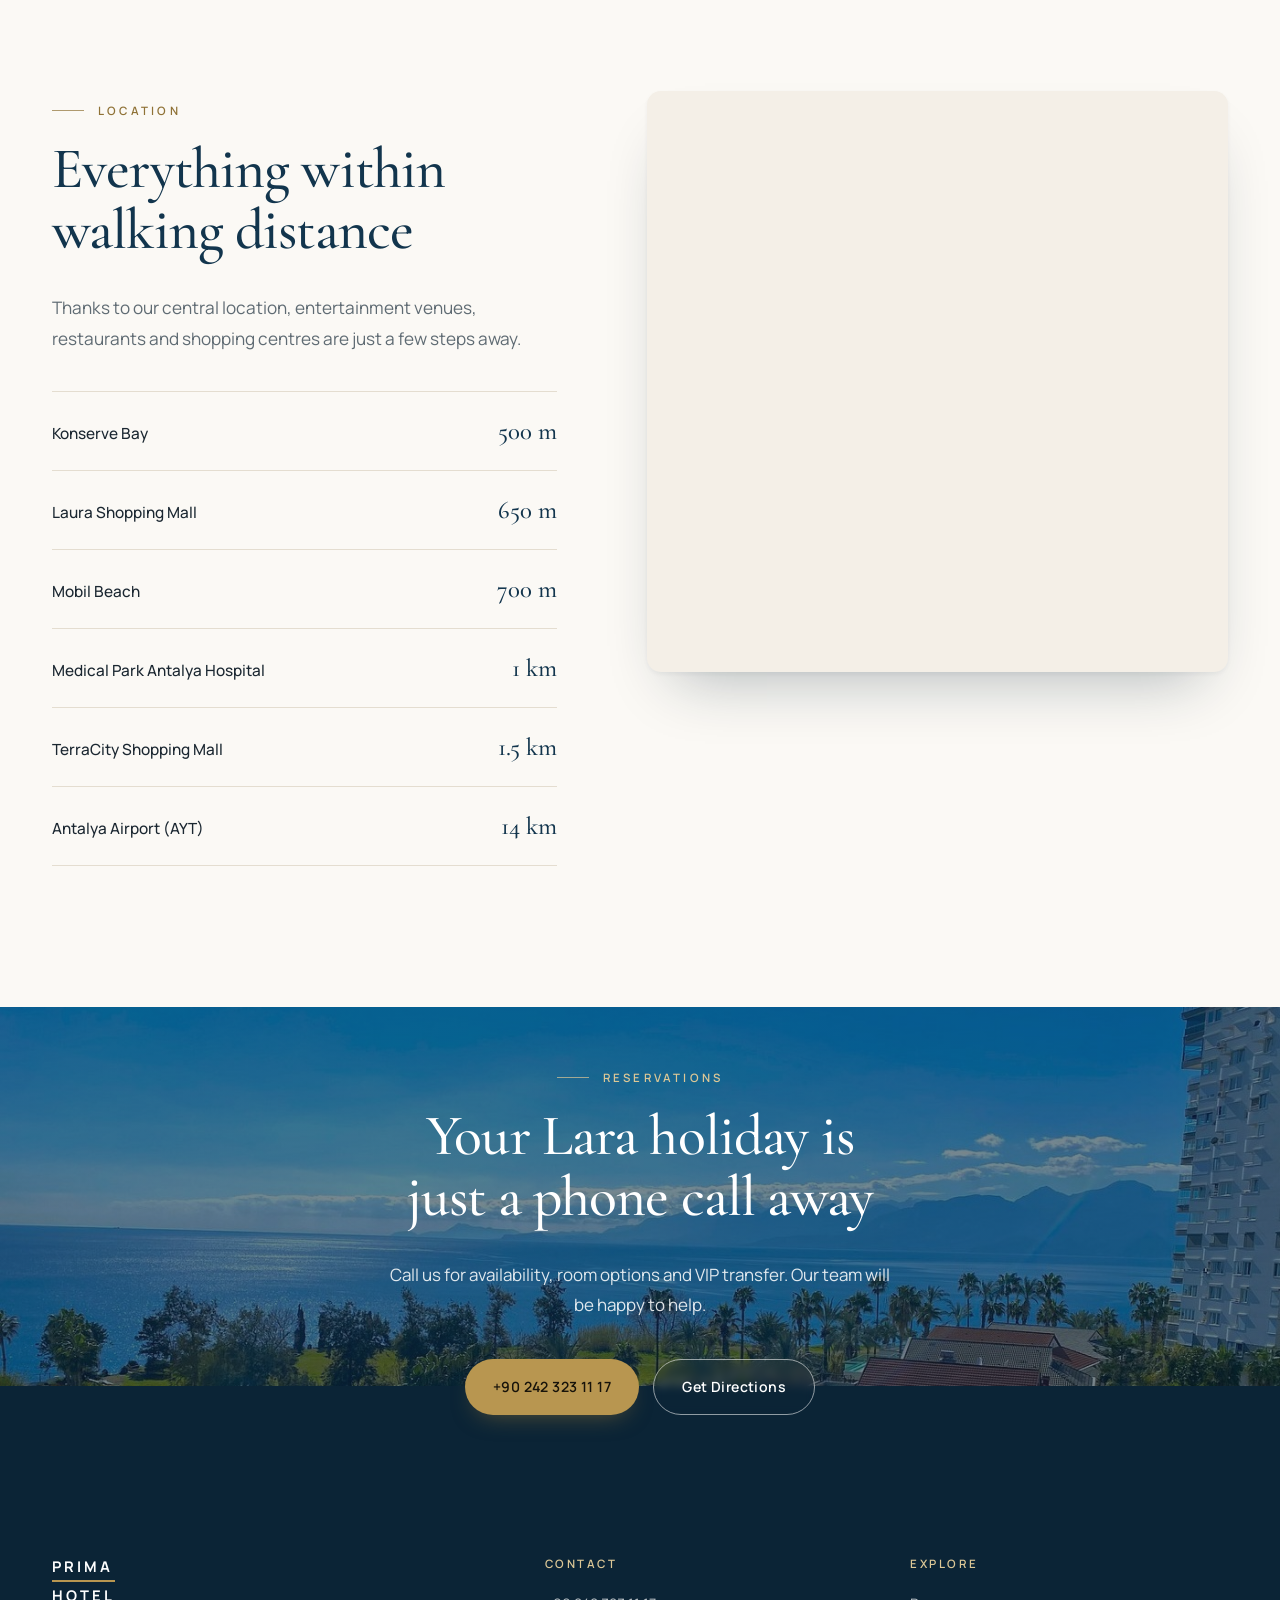
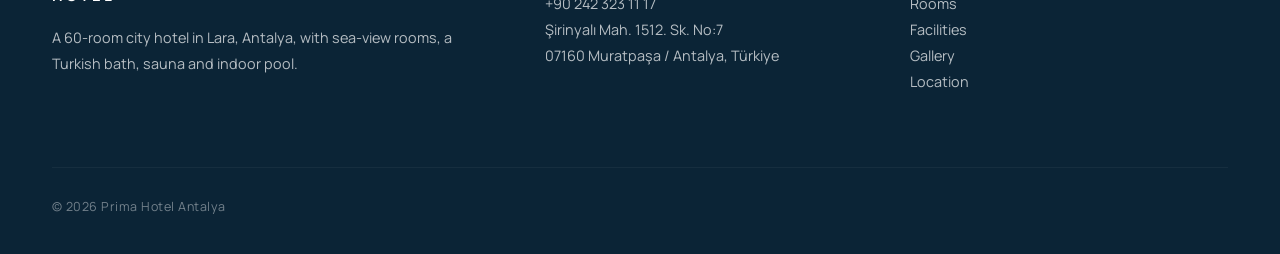
<file: en.html>
<!doctype html>
<html lang="en">
<head>
<meta charset="utf-8">
<meta name="viewport" content="width=device-width, initial-scale=1, viewport-fit=cover">
<title>Prima Hotel Antalya | Sea-View Hotel in Lara</title>
<meta name="description" content="60-room hotel in Lara, Antalya, 500 m from Konserve Bay. Sea-view rooms, Turkish bath, sauna, indoor pool and VIP transfer. Call +90 242 323 11 17.">
<link rel="canonical" href="https://prima-hotel-antalya.netlify.app/en.html">
<link rel="alternate" hreflang="tr" href="https://prima-hotel-antalya.netlify.app/">
<link rel="alternate" hreflang="en" href="https://prima-hotel-antalya.netlify.app/en.html">
<link rel="alternate" hreflang="ru" href="https://prima-hotel-antalya.netlify.app/ru.html">
<link rel="alternate" hreflang="x-default" href="https://prima-hotel-antalya.netlify.app/">
<meta name="theme-color" content="#12354d">
<meta property="og:type" content="website">
<meta property="og:site_name" content="Prima Hotel Antalya">
<meta property="og:title" content="Prima Hotel Antalya | Sea-View Hotel in Lara">
<meta property="og:description" content="60-room hotel in Lara, Antalya, 500 m from Konserve Bay. Sea-view rooms, Turkish bath, sauna, indoor pool and VIP transfer. Call +90 242 323 11 17.">
<meta property="og:url" content="https://prima-hotel-antalya.netlify.app/en.html">
<meta property="og:image" content="https://prima-hotel-antalya.netlify.app/img/banner.jpg">
<meta property="og:image:width" content="1448">
<meta property="og:image:height" content="1086">
<meta property="og:locale" content="en_US">
<meta property="og:locale:alternate" content="tr_TR">
<meta property="og:locale:alternate" content="ru_RU">
<meta name="twitter:card" content="summary_large_image">
<link rel="preload" as="image" href="img/banner.jpg">
<script type="application/ld+json">
{
  "@context": "https://schema.org",
  "@type": "Hotel",
  "name": "Prima Hotel Antalya",
  "alternateName": "Prima Hotel Antalya",
  "description": "60-room hotel in Lara, Antalya with sea-view rooms, Turkish bath, sauna, indoor pool, restaurant and VIP transfer.",
  "url": "https://prima-hotel-antalya.netlify.app/en.html",
  "inLanguage": "en",
  "image": ["https://prima-hotel-antalya.netlify.app/img/otel.jpg", "https://prima-hotel-antalya.netlify.app/img/deniz-manzarasi.jpg", "https://prima-hotel-antalya.netlify.app/img/kapali-havuz.jpg"],
  "telephone": "+90 242 323 11 17",
  "numberOfRooms": 60,
  "address": {
    "@type": "PostalAddress",
    "streetAddress": "Şirinyalı Mah. 1512. Sk. No:7",
    "addressLocality": "Muratpaşa",
    "addressRegion": "Antalya",
    "postalCode": "07160",
    "addressCountry": "TR"
  },
  "geo": { "@type": "GeoCoordinates", "latitude": 36.855788, "longitude": 30.742263 },
  "hasMap": "https://www.google.com/maps?q=36.855788,30.742263",
  "amenityFeature": [
    { "@type": "LocationFeatureSpecification", "name": "Turkish bath (hamam)", "value": true },
    { "@type": "LocationFeatureSpecification", "name": "Sauna", "value": true },
    { "@type": "LocationFeatureSpecification", "name": "Indoor pool", "value": true },
    { "@type": "LocationFeatureSpecification", "name": "Restaurant", "value": true },
    { "@type": "LocationFeatureSpecification", "name": "Free Wi-Fi in common areas", "value": true },
    { "@type": "LocationFeatureSpecification", "name": "Parking", "value": true },
    { "@type": "LocationFeatureSpecification", "name": "VIP airport transfer", "value": true }
  ]
}
</script>
<link rel="preconnect" href="https://fonts.googleapis.com">
<link rel="preconnect" href="https://fonts.gstatic.com" crossorigin>
<link href="https://fonts.googleapis.com/css2?family=Cormorant+Garamond:ital,wght@0,500;0,600;1,500&family=Manrope:wght@400;500;600;700&display=swap" rel="stylesheet">
<link rel="stylesheet" href="styles.css">
</head>
<body>

<header class="nav" id="nav">
  <div class="wrap">
    <a href="#top" class="brand" aria-label="Prima Hotel home">PRIMA<i></i>HOTEL</a>
    <ul id="menu">
      <li><a href="#hotel">Hotel</a></li>
      <li><a href="#rooms">Rooms</a></li>
      <li><a href="#facilities">Facilities</a></li>
      <li><a href="#gallery">Gallery</a></li>
      <li><a href="#location">Location</a></li>
    </ul>
    <div class="nav-end">
    <nav class="lang" aria-label="Language">
      <a href="index.html" lang="tr">TR</a>
      <a href="en.html" lang="en" aria-current="page">EN</a>
      <a href="ru.html" lang="ru">RU</a>
    </nav>
    <a class="btn btn-gold" href="tel:+902423231117">
      <svg viewBox="0 0 24 24" fill="none" stroke="currentColor" stroke-width="2"><path d="M22 16.9v3a2 2 0 0 1-2.2 2 19.8 19.8 0 0 1-8.6-3.1 19.5 19.5 0 0 1-6-6A19.8 19.8 0 0 1 2.1 4.2 2 2 0 0 1 4.1 2h3a2 2 0 0 1 2 1.7c.1.9.4 1.8.7 2.7a2 2 0 0 1-.5 2.1L8 9.8a16 16 0 0 0 6 6l1.3-1.3a2 2 0 0 1 2.1-.4c.9.3 1.8.6 2.7.7a2 2 0 0 1 1.7 2z"/></svg>
      Book Now
    </a>
    <button class="menu-btn" id="menuBtn" aria-label="Open menu" aria-expanded="false">
      <svg width="28" height="28" viewBox="0 0 24 24" fill="none" stroke="currentColor" stroke-width="2"><path d="M4 7h16M4 12h16M4 17h16"/></svg>
    </button>
    </div>
  </div>
</header>

<main id="top">
  <section class="hero">
    <div class="hero-bg" role="img" aria-label="Guest relaxing on a sun lounger by the pool"></div>
    <div class="wrap">
      <span class="eyebrow">Lara · Antalya</span>
      <h1>Close to the sea, in the <em>heart</em> of the city.</h1>
      <p>Sea-view rooms, a Turkish bath, sauna and indoor pool: a peaceful stay in the centre of Lara.</p>
      <div class="hero-ctas">
        <a class="btn btn-gold" href="tel:+902423231117">Call Us · +90 242 323 11 17</a>
        <a class="btn btn-ghost" href="#rooms">Explore Rooms</a>
      </div>
    </div>
  </section>

  <section class="stats" aria-label="Hotel facts">
    <div class="wrap">
      <div class="stat"><b>60</b><span>Rooms</span></div>
      <div class="stat"><b>7</b><span>Suites with kitchen</span></div>
      <div class="stat"><b>500 m</b><span>To Konserve Bay</span></div>
      <div class="stat"><b>14 km</b><span>Antalya Airport (AYT)</span></div>
    </div>
  </section>

  <section class="about" id="hotel">
    <div class="wrap">
      <div class="about-media reveal">
        <img src="img/deniz-manzarasi-dikey.jpg" alt="View of the Mediterranean and the Taurus Mountains from the hotel" loading="lazy">
        <img class="inset" src="img/oda-gunduz.jpg" alt="Standard room" loading="lazy">
      </div>
      <div class="reveal">
        <span class="eyebrow">Prima Hotel Antalya</span>
        <h2>A sea-view retreat in Lara</h2>
        <p class="lead">Located in Lara, Antalya, our hotel offers an enjoyable holiday with sea-view rooms. We welcome guests in 60 rooms in total: 7 suites with kitchen and 53 standard rooms.</p>
        <p class="lead">Our turn-down service prepares your room for the night, wireless internet keeps you connected in the common areas, and our tour desk helps you book excursions.</p>
        <ul class="checks">
          <li>Sea-view rooms</li>
          <li>Turn-down service</li>
          <li>Turkish bath, sauna and indoor pool</li>
          <li>VIP transfer service</li>
          <li>Free Wi-Fi (common areas)</li>
          <li>Guest parking</li>
        </ul>
      </div>
    </div>
  </section>

  <section class="rooms" id="rooms">
    <div class="wrap">
      <div class="section-head reveal">
        <div>
          <span class="eyebrow">Accommodation</span>
          <h2>Our Rooms</h2>
        </div>
        <p class="lead">Bright, simple rooms furnished in Mediterranean colours for a restful night's sleep.</p>
      </div>
      <div class="room-grid">
        <article class="room reveal">
          <div class="room-img"><img src="img/oda-standart.jpg" alt="Standard room with one double and one single bed" loading="lazy"></div>
          <div class="room-body">
            <span class="room-tag">53 rooms</span>
            <h3>Standard Room</h3>
            <p>One double and one single bed, ideal for families and friends. Air conditioning, telephone and turn-down service.</p>
            <div class="room-feats"><span>1 double + 1 single bed</span><span>Air conditioning</span><span>Telephone</span><span>Turn-down</span></div>
          </div>
        </article>
        <article class="room reveal">
          <div class="room-img"><img src="img/oda-gece.jpg" alt="Room in the evening light" loading="lazy"></div>
          <div class="room-body">
            <span class="room-tag">7 rooms</span>
            <h3>Suite with Kitchen</h3>
            <p>A self-contained living space with its own kitchen, for longer stays and guests who like to keep their own routine.</p>
            <div class="room-feats"><span>Kitchen</span><span>Air conditioning</span><span>Long stays</span><span>Turn-down</span></div>
          </div>
        </article>
      </div>
    </div>
  </section>

  <section id="facilities">
    <div class="wrap">
      <div class="section-head reveal">
        <div>
          <span class="eyebrow">Facilities</span>
          <h2>Everything you need to unwind</h2>
        </div>
        <p class="lead">From a traditional Turkish bath to an indoor pool, spaces designed to help you recharge all day long.</p>
      </div>
      <div class="fac-grid">
        <div class="fac reveal"><img src="img/kapali-havuz.jpg" alt="Indoor pool" loading="lazy"><div><h3>Indoor Pool</h3><p>Swimming in every season</p></div></div>
        <div class="fac reveal"><img src="img/hamam.jpg" alt="Marble Turkish bath" loading="lazy"><div><h3>Turkish Bath</h3><p>Marble heated stone</p></div></div>
        <div class="fac reveal"><img src="img/sauna.jpg" alt="Wooden sauna" loading="lazy"><div><h3>Sauna</h3><p>Wooden Finnish sauna</p></div></div>
      </div>
      <div class="services">
        <div class="svc reveal">
          <svg viewBox="0 0 24 24" fill="none" stroke="currentColor" stroke-width="1.8"><path d="M3 3v7a3 3 0 0 0 6 0V3M6 3v18M18 21V3c-2.5 1-4 3.5-4 7v3h4"/></svg>
          <div><b>Restaurant</b><span>Spacious dining hall</span></div>
        </div>
        <div class="svc reveal">
          <svg viewBox="0 0 24 24" fill="none" stroke="currentColor" stroke-width="1.8"><path d="M5 17h14l-1.5-6.5A2 2 0 0 0 15.6 9H8.4a2 2 0 0 0-1.9 1.5zM3 17h18v3H3zM7 20v1M17 20v1"/></svg>
          <div><b>VIP Transfer</b><span>From the airport to the hotel</span></div>
        </div>
        <div class="svc reveal">
          <svg viewBox="0 0 24 24" fill="none" stroke="currentColor" stroke-width="1.8"><path d="M2 9a15 15 0 0 1 20 0M5 12.5a10 10 0 0 1 14 0M8.5 16a5 5 0 0 1 7 0"/><circle cx="12" cy="19.5" r="1"/></svg>
          <div><b>Wireless Internet</b><span>In common areas</span></div>
        </div>
        <div class="svc reveal">
          <svg viewBox="0 0 24 24" fill="none" stroke="currentColor" stroke-width="1.8"><rect x="3" y="3" width="18" height="18" rx="3"/><path d="M9 17V7h4a3 3 0 0 1 0 6H9"/></svg>
          <div><b>Parking</b><span>For guests arriving by car</span></div>
        </div>
      </div>
    </div>
  </section>

  <section class="gallery" id="gallery">
    <div class="wrap">
      <span class="eyebrow">Gallery</span>
      <h2>Moments at Prima</h2>
      <p class="lead">Click a photo to enlarge it.</p>
      <div class="g-grid" id="gGrid">
        <button class="tall"><img src="img/otel.jpg" alt="Hotel building" loading="lazy"></button>
        <button class="wide"><img src="img/deniz-manzarasi.jpg" alt="Sea view" loading="lazy"></button>
        <button class="wide"><img src="img/kapali-havuz.jpg" alt="Indoor pool" loading="lazy"></button>
        <button class="tall"><img src="img/restoran.jpg" alt="Restaurant" loading="lazy"></button>
        <button><img src="img/hamam.jpg" alt="Turkish bath" loading="lazy"></button>
        <button><img src="img/sauna.jpg" alt="Sauna" loading="lazy"></button>
        <button class="wide"><img src="img/havadan-gorunum.jpg" alt="Aerial view of the hotel and its surroundings" loading="lazy"></button>
        <button class="wide"><img src="img/havuz.jpg" alt="Pool and sun loungers" loading="lazy"></button>
        <button class="tall"><img src="img/havuz-begonvil.jpg" alt="Bougainvillea by the pool" loading="lazy"></button>
        <button class="wide"><img src="img/yuruyus-yolu-1.jpg" alt="Palm-lined walking and cycling path" loading="lazy"></button>
        <button class="wide"><img src="img/yuruyus-yolu-2.jpg" alt="Hotel sign and walking path" loading="lazy"></button>
        <button class="wide"><img src="img/deniz-gun-batimi.jpg" alt="The sea at sunset" loading="lazy"></button>
        <button class="tall"><img src="img/plaj.jpg" alt="Sun loungers and parasols on the beach" loading="lazy"></button>
      </div>
    </div>
  </section>

  <section class="loc" id="location">
    <div class="wrap">
      <div class="reveal">
        <span class="eyebrow">Location</span>
        <h2>Everything within walking distance</h2>
        <p class="lead">Thanks to our central location, entertainment venues, restaurants and shopping centres are just a few steps away.</p>
        <ul class="dist">
          <li><span>Konserve Bay</span><b>500 m</b></li>
          <li><span>Laura Shopping Mall</span><b>650 m</b></li>
          <li><span>Mobil Beach</span><b>700 m</b></li>
          <li><span>Medical Park Antalya Hospital</span><b>1 km</b></li>
          <li><span>TerraCity Shopping Mall</span><b>1.5 km</b></li>
          <li><span>Antalya Airport (AYT)</span><b>14 km</b></li>
        </ul>
      </div>
      <div class="map reveal">
        <iframe title="Prima Hotel on the map" loading="lazy" referrerpolicy="no-referrer-when-downgrade"
          src="https://maps.google.com/maps?hl=en&amp;ll=36.855788,30.742263&amp;q=%C5%9Eirinyal%C4%B1,+1512.+Sk.+No:7,+07160+Muratpa%C5%9Fa/Antalya+(Prima+Hotel)&amp;z=16&amp;output=embed"></iframe>
      </div>
    </div>
  </section>

  <section class="cta">
    <div class="wrap reveal">
      <span class="eyebrow">Reservations</span>
      <h2>Your Lara holiday is just a phone call away</h2>
      <p>Call us for availability, room options and VIP transfer. Our team will be happy to help.</p>
      <div class="hero-ctas">
        <a class="btn btn-gold" href="tel:+902423231117">+90 242 323 11 17</a>
        <a class="btn btn-ghost" target="_blank" rel="noopener" href="https://www.google.com/maps/dir/?api=1&amp;destination=36.855788,30.742263">Get Directions</a>
      </div>
    </div>
  </section>
</main>

<footer>
  <div class="wrap">
    <div>
      <a href="#top" class="brand">PRIMA<i></i>HOTEL</a>
      <p>A 60-room city hotel in Lara, Antalya, with sea-view rooms, a Turkish bath, sauna and indoor pool.</p>
    </div>
    <div>
      <h4>Contact</h4>
      <p><a href="tel:+902423231117">+90 242 323 11 17</a></p>
      <p>Şirinyalı Mah. 1512. Sk. No:7<br>07160 Muratpaşa / Antalya, Türkiye</p>
    </div>
    <div>
      <h4>Explore</h4>
      <p><a href="#rooms">Rooms</a></p>
      <p><a href="#facilities">Facilities</a></p>
      <p><a href="#gallery">Gallery</a></p>
      <p><a href="#location">Location</a></p>
    </div>
    <div class="copy">© <span id="yr"></span> Prima Hotel Antalya</div>
  </div>
</footer>

<a class="call-fab" href="tel:+902423231117" aria-label="Call the hotel">
  <svg viewBox="0 0 24 24" fill="none" stroke="currentColor" stroke-width="2"><path d="M22 16.9v3a2 2 0 0 1-2.2 2 19.8 19.8 0 0 1-8.6-3.1 19.5 19.5 0 0 1-6-6A19.8 19.8 0 0 1 2.1 4.2 2 2 0 0 1 4.1 2h3a2 2 0 0 1 2 1.7c.1.9.4 1.8.7 2.7a2 2 0 0 1-.5 2.1L8 9.8a16 16 0 0 0 6 6l1.3-1.3a2 2 0 0 1 2.1-.4c.9.3 1.8.6 2.7.7a2 2 0 0 1 1.7 2z"/></svg>
</a>

<div class="lightbox" id="lb" role="dialog" aria-modal="true" aria-label="Photo viewer">
  <button class="lb-btn lb-close" id="lbClose" aria-label="Close">✕</button>
  <button class="lb-btn lb-prev" id="lbPrev" aria-label="Previous">‹</button>
  <img id="lbImg" alt="">
  <button class="lb-btn lb-next" id="lbNext" aria-label="Next">›</button>
</div>

<script src="main.js"></script>
</body>
</html>
</file>
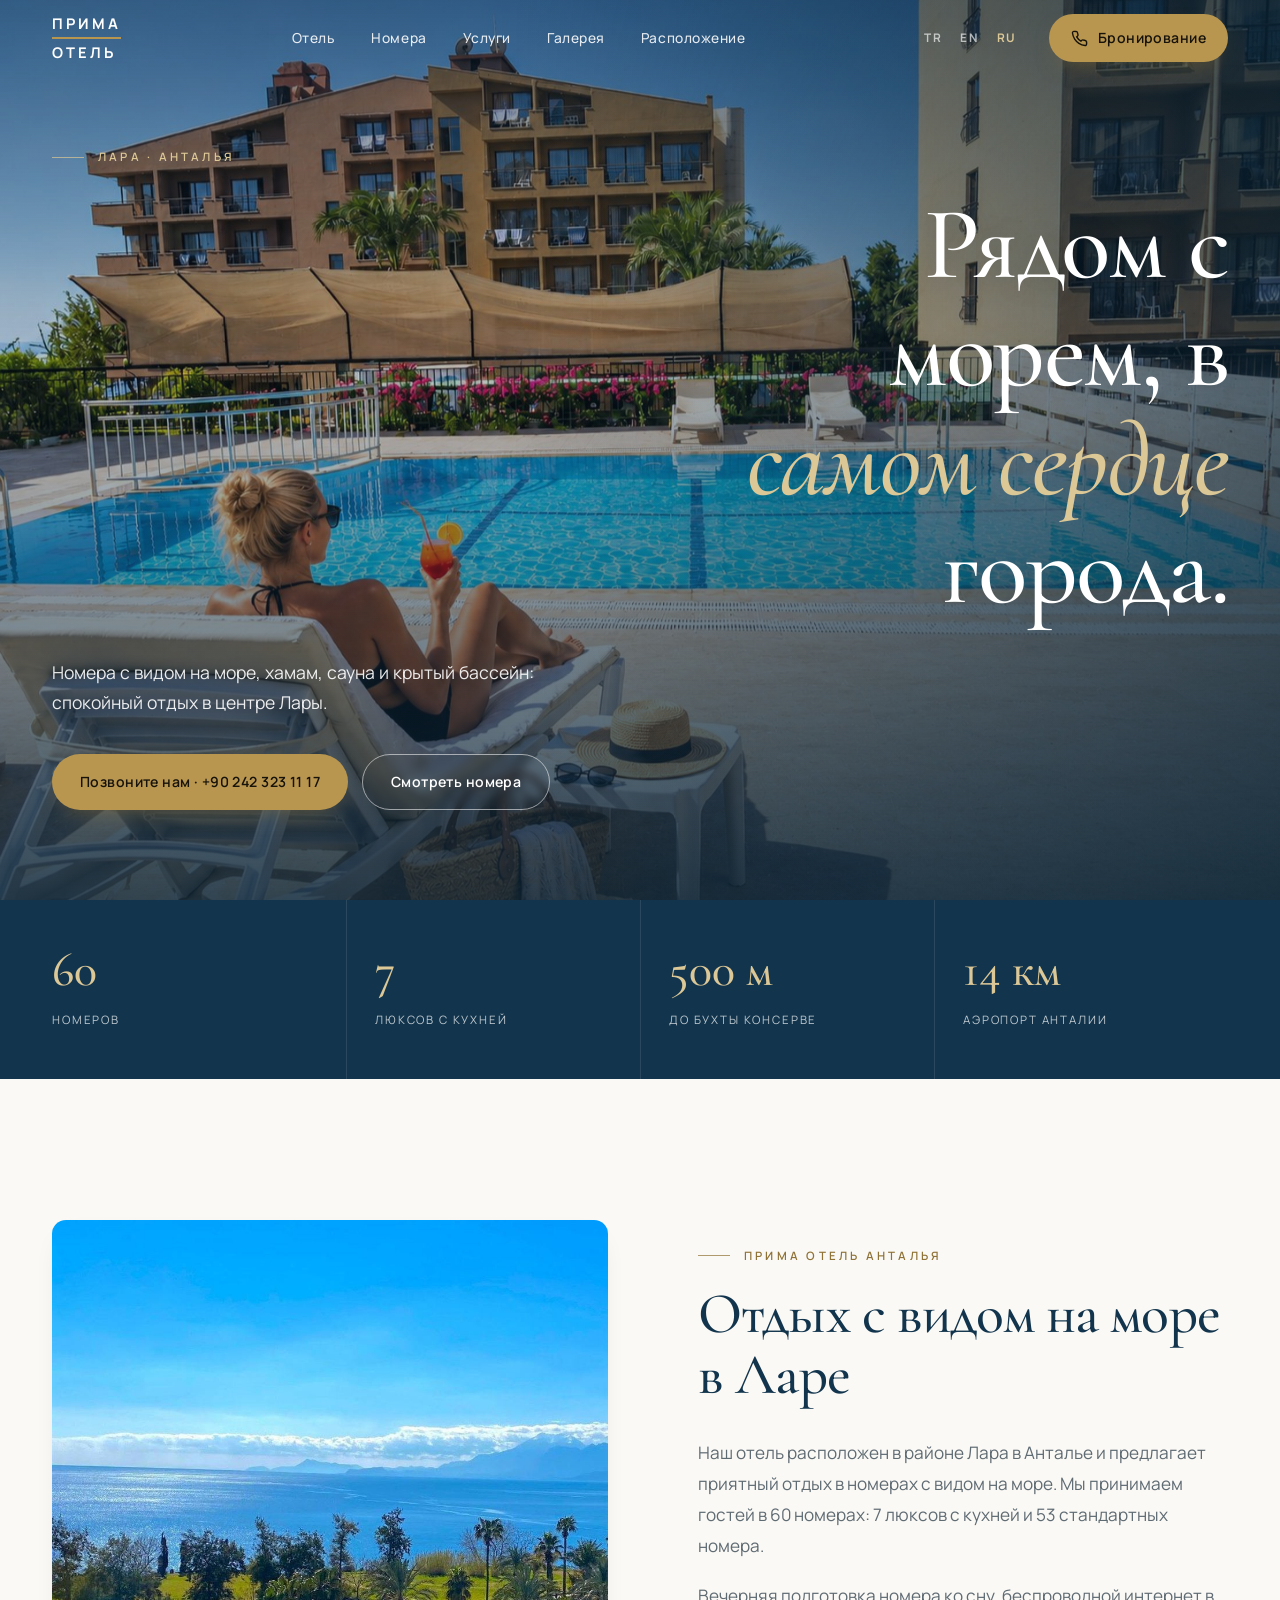
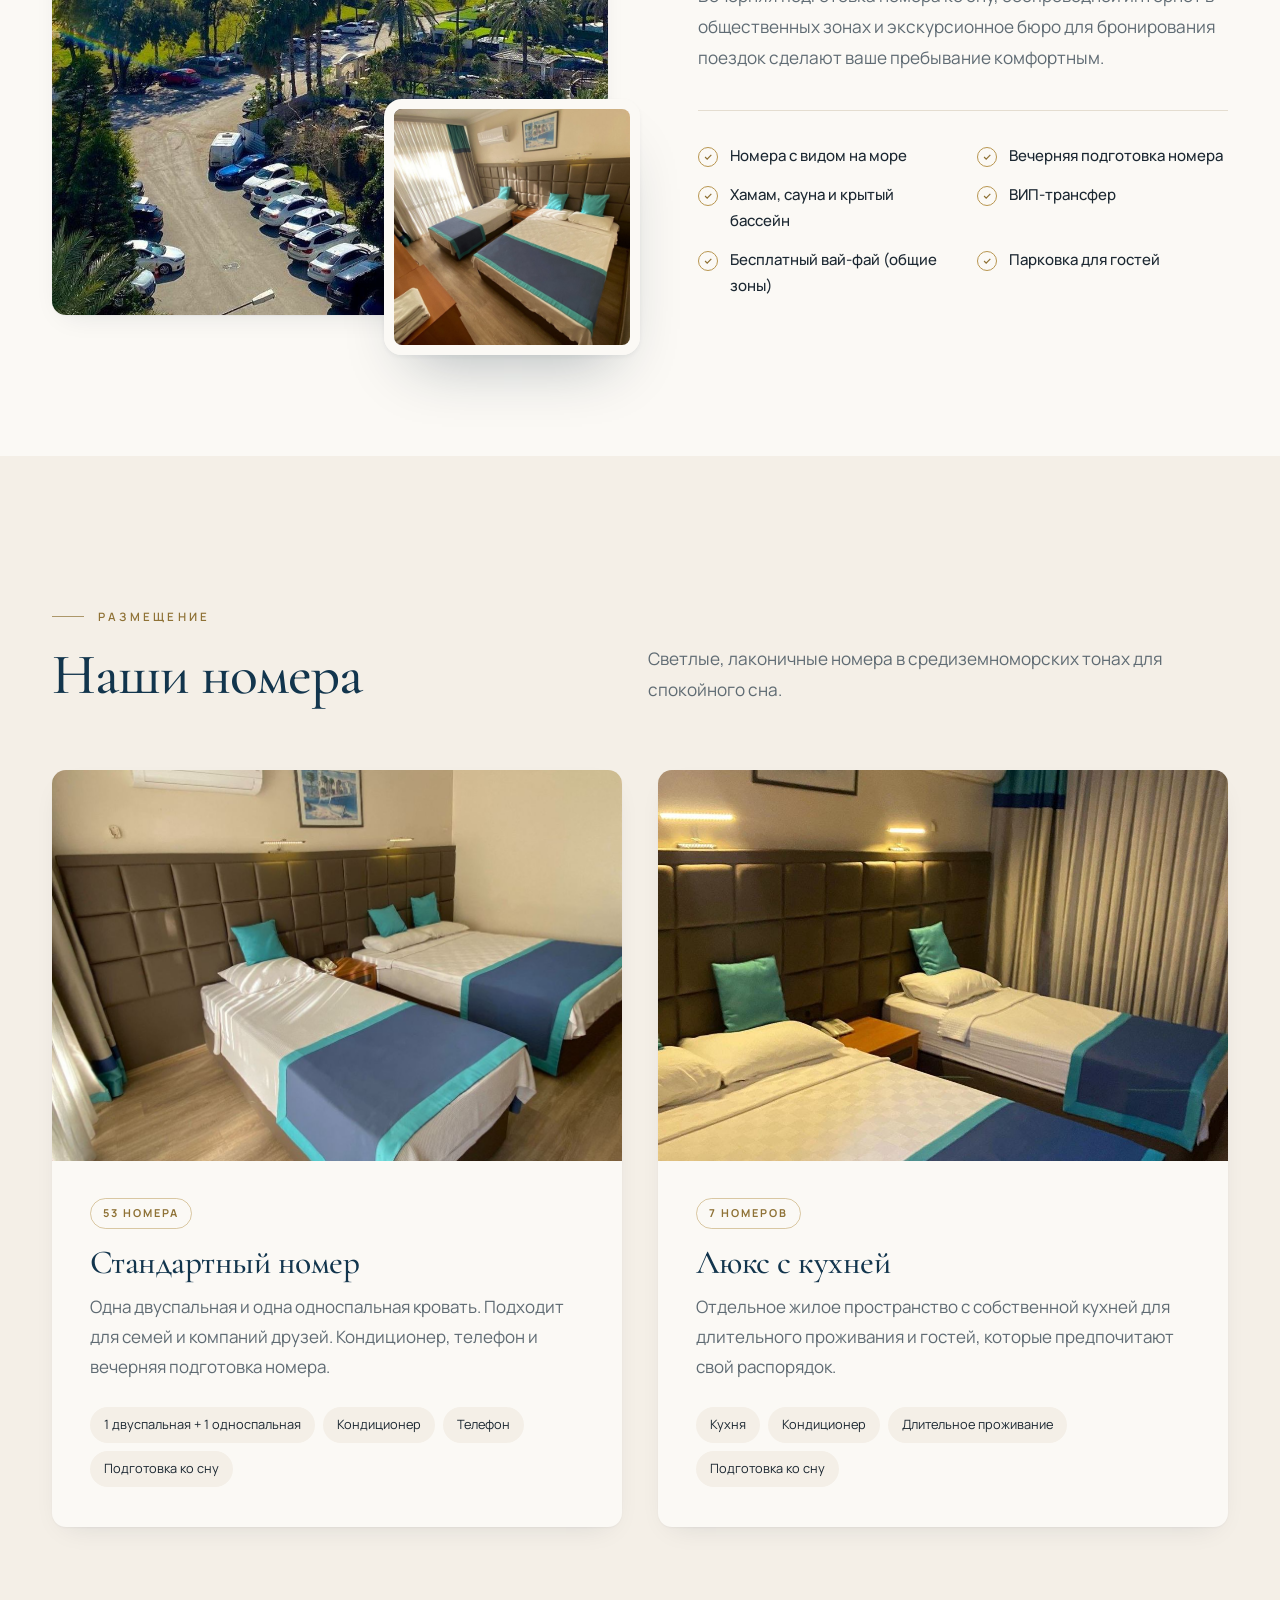
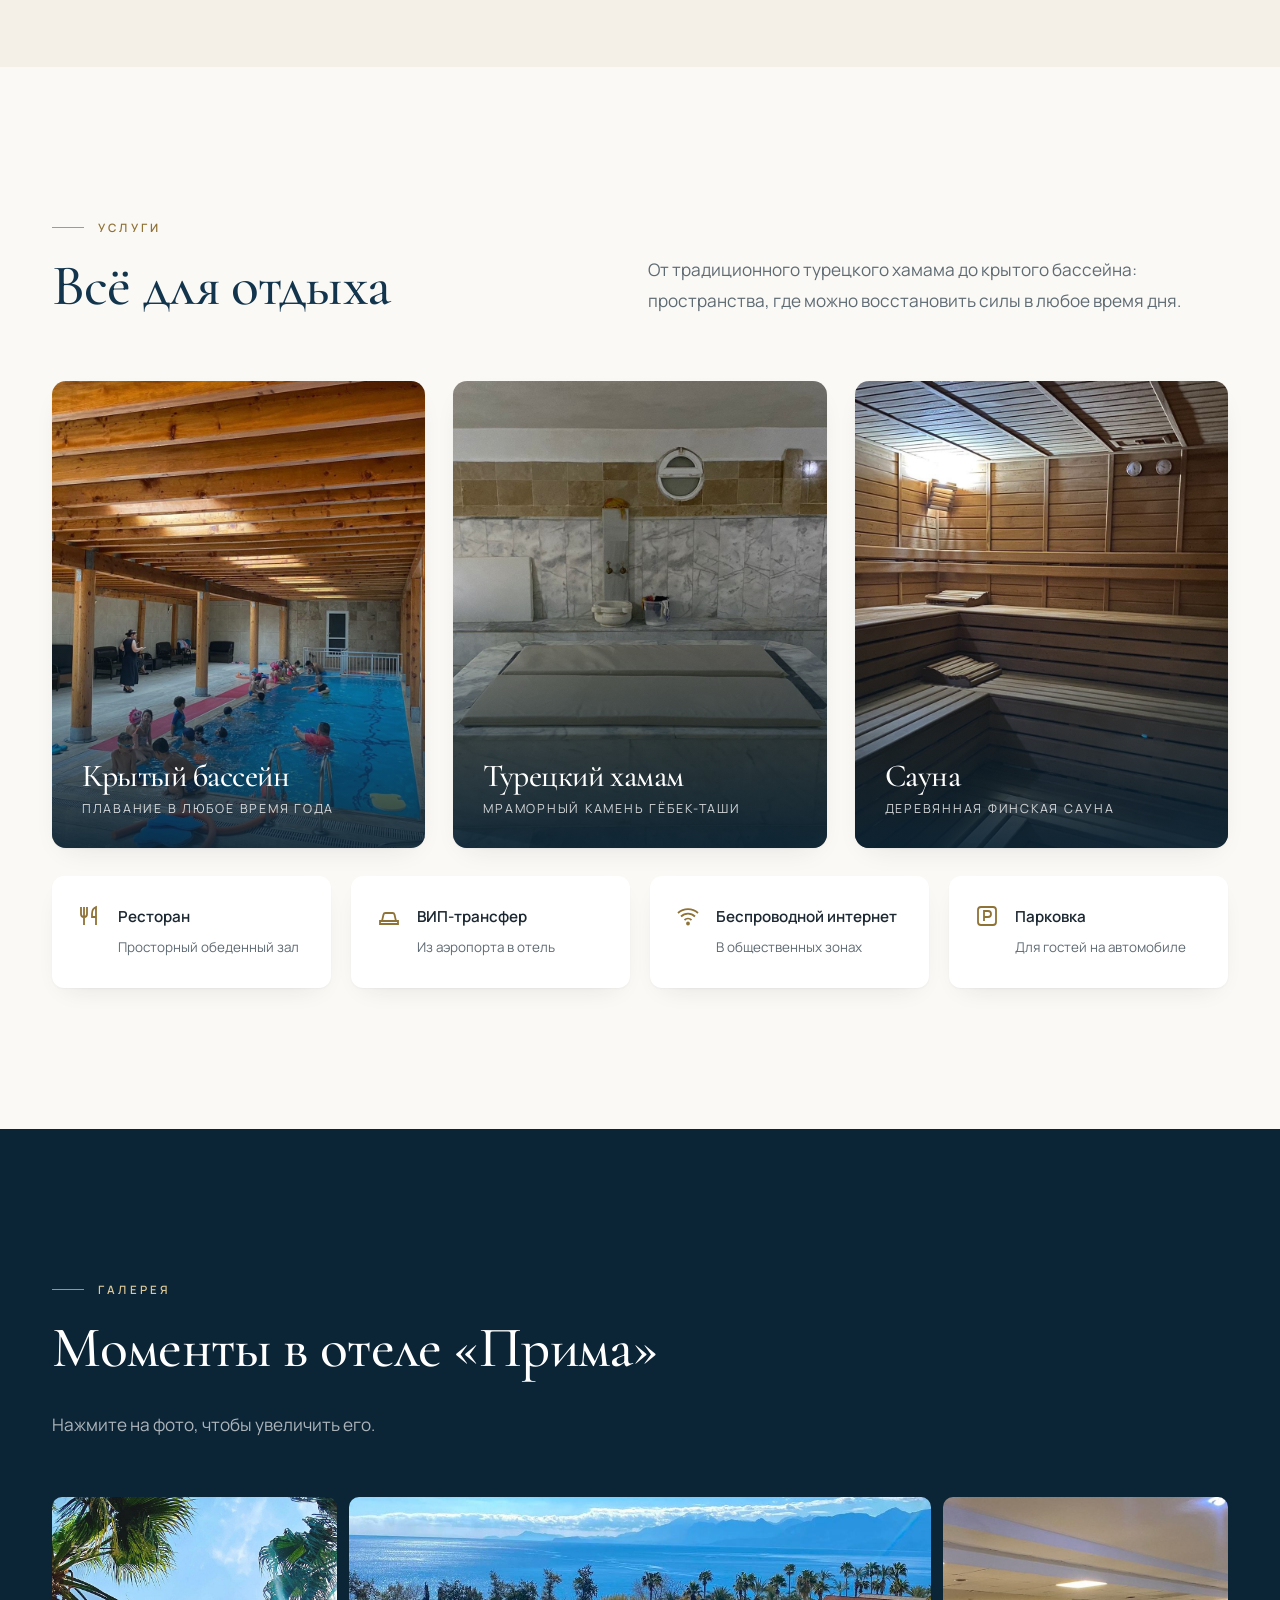
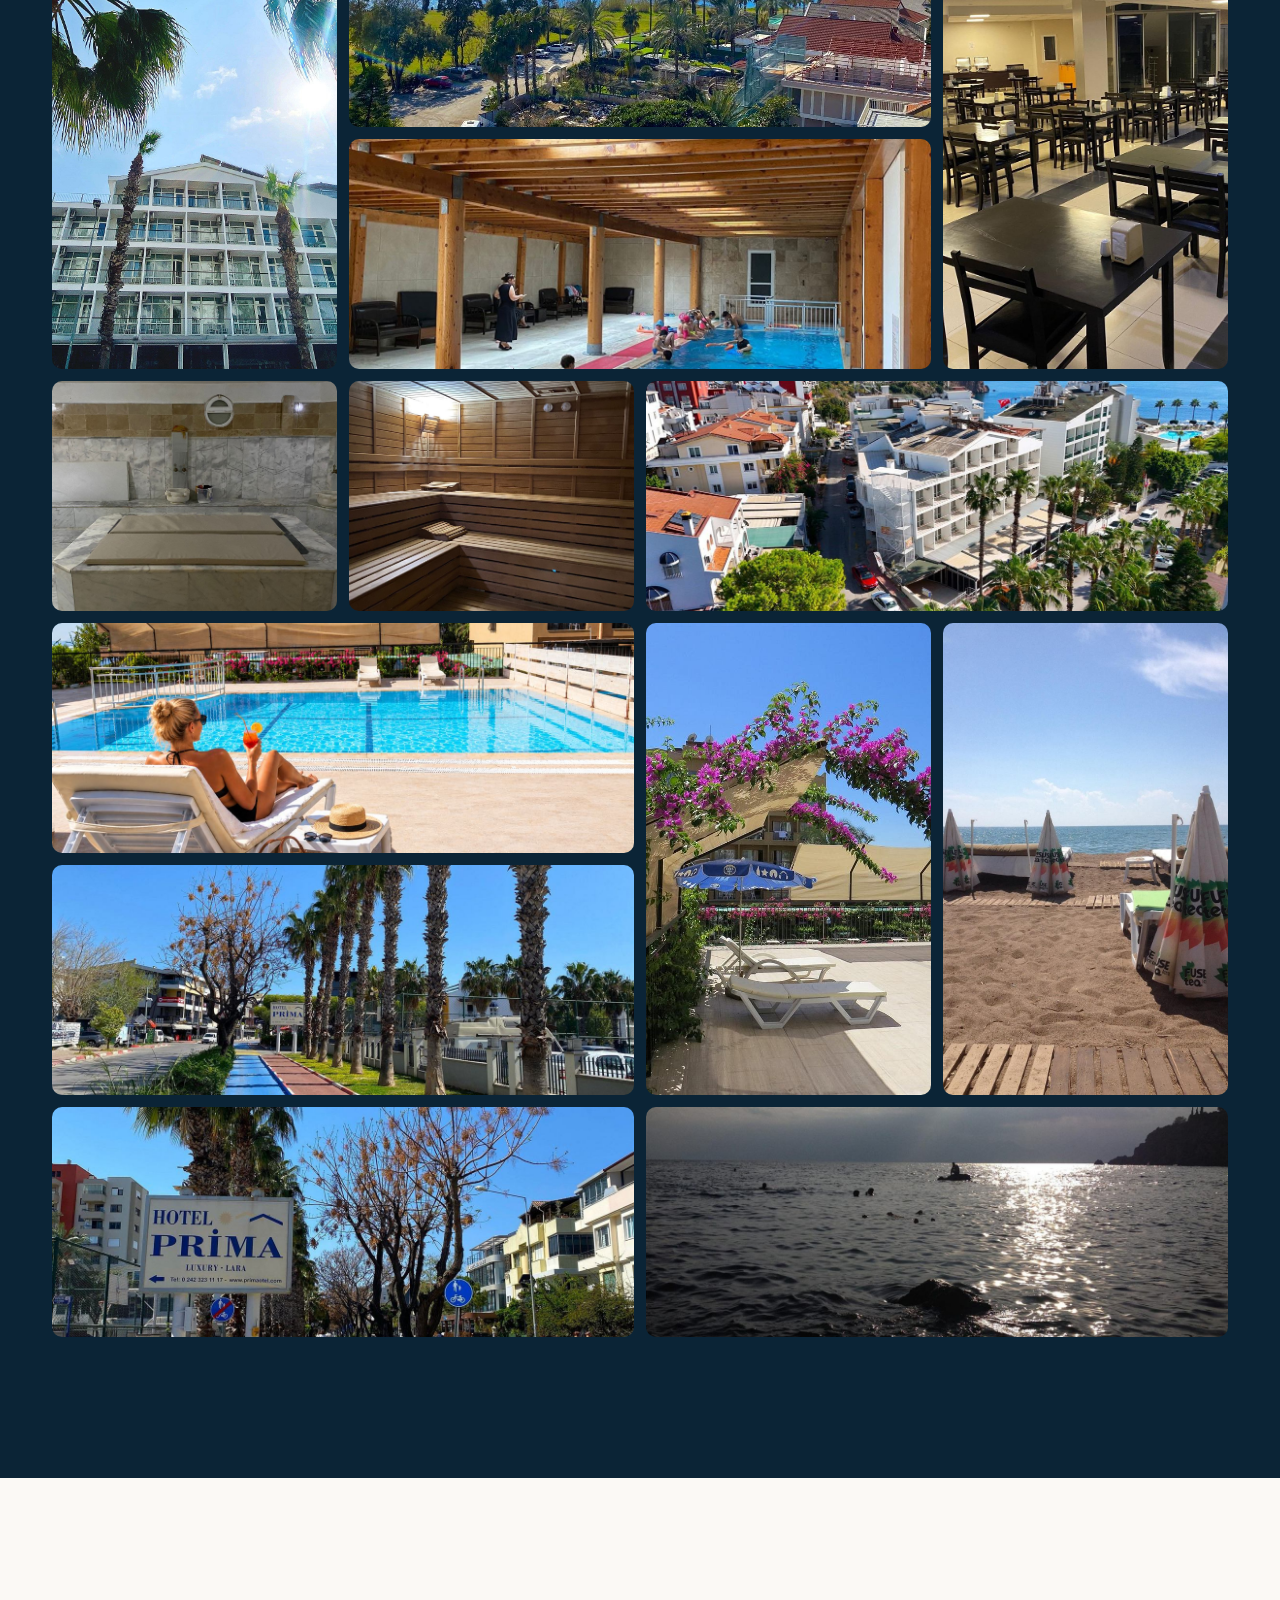
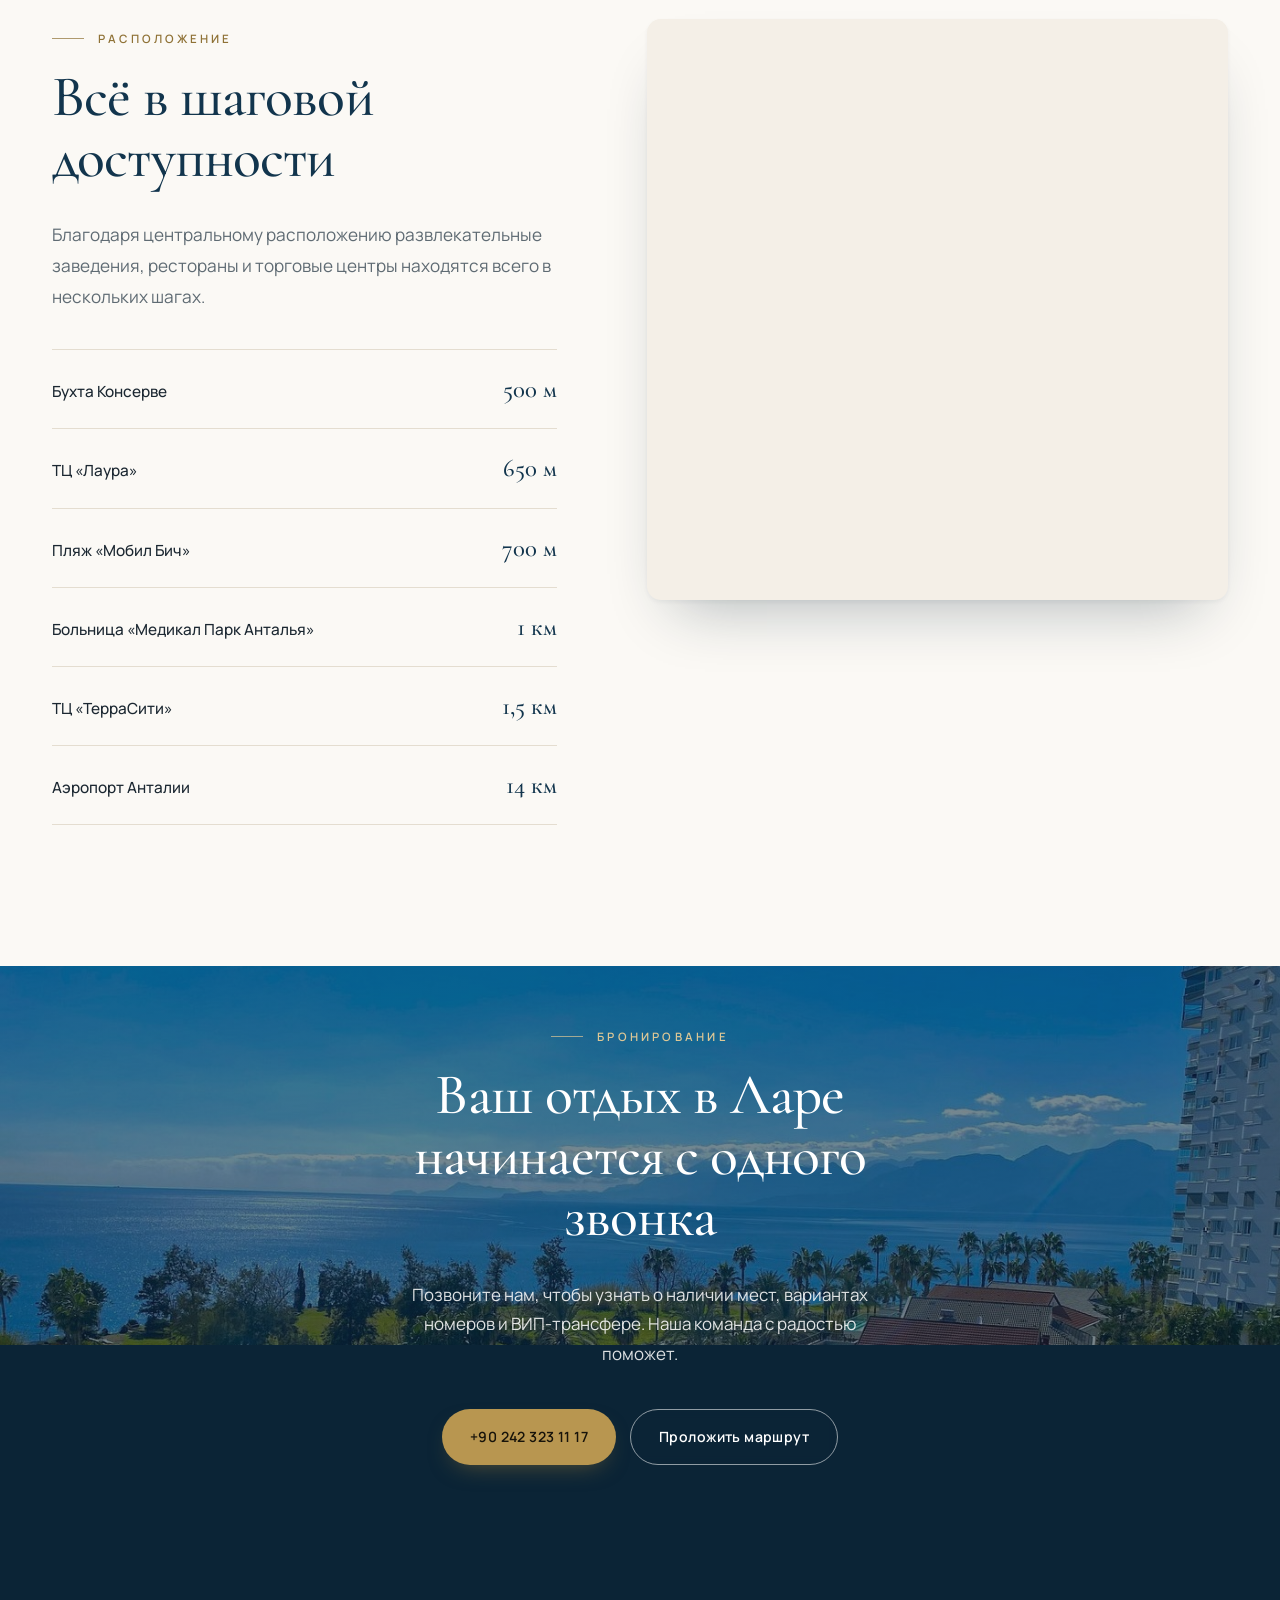
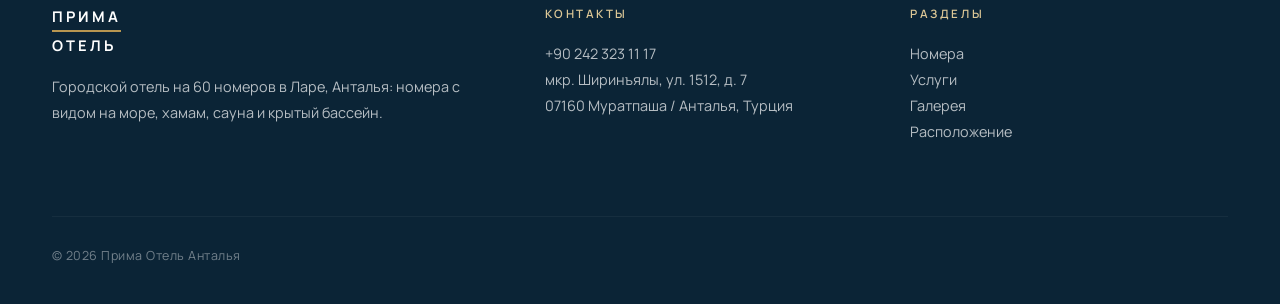
<file: ru.html>
<!doctype html>
<html lang="ru">
<head>
<meta charset="utf-8">
<meta name="viewport" content="width=device-width, initial-scale=1, viewport-fit=cover">
<title>Прима Отель Анталья | Отель с видом на море в Ларе</title>
<meta name="description" content="Отель на 60 номеров в Ларе, Анталья, в 500 м от бухты Консерве. Номера с видом на море, хамам, сауна, крытый бассейн и ВИП-трансфер. Тел.: +90 242 323 11 17.">
<link rel="canonical" href="https://prima-hotel-antalya.netlify.app/ru.html">
<link rel="alternate" hreflang="tr" href="https://prima-hotel-antalya.netlify.app/">
<link rel="alternate" hreflang="en" href="https://prima-hotel-antalya.netlify.app/en.html">
<link rel="alternate" hreflang="ru" href="https://prima-hotel-antalya.netlify.app/ru.html">
<link rel="alternate" hreflang="x-default" href="https://prima-hotel-antalya.netlify.app/">
<meta name="theme-color" content="#12354d">
<meta property="og:type" content="website">
<meta property="og:site_name" content="Prima Hotel Antalya">
<meta property="og:title" content="Прима Отель Анталья | Отель с видом на море в Ларе">
<meta property="og:description" content="Отель на 60 номеров в Ларе, Анталья, в 500 м от бухты Консерве. Номера с видом на море, хамам, сауна, крытый бассейн и ВИП-трансфер. Тел.: +90 242 323 11 17.">
<meta property="og:url" content="https://prima-hotel-antalya.netlify.app/ru.html">
<meta property="og:image" content="https://prima-hotel-antalya.netlify.app/img/banner.jpg">
<meta property="og:image:width" content="1448">
<meta property="og:image:height" content="1086">
<meta property="og:locale" content="ru_RU">
<meta property="og:locale:alternate" content="tr_TR">
<meta property="og:locale:alternate" content="en_US">
<meta name="twitter:card" content="summary_large_image">
<link rel="preload" as="image" href="img/banner.jpg">
<script type="application/ld+json">
{
  "@context": "https://schema.org",
  "@type": "Hotel",
  "name": "Прима Отель Анталья",
  "alternateName": "Prima Hotel Antalya",
  "description": "Отель на 60 номеров в Ларе, Анталья: номера с видом на море, хамам, сауна, крытый бассейн, ресторан и ВИП-трансфер.",
  "url": "https://prima-hotel-antalya.netlify.app/ru.html",
  "inLanguage": "ru",
  "image": ["https://prima-hotel-antalya.netlify.app/img/otel.jpg", "https://prima-hotel-antalya.netlify.app/img/deniz-manzarasi.jpg", "https://prima-hotel-antalya.netlify.app/img/kapali-havuz.jpg"],
  "telephone": "+90 242 323 11 17",
  "numberOfRooms": 60,
  "address": {
    "@type": "PostalAddress",
    "streetAddress": "Şirinyalı Mah. 1512. Sk. No:7",
    "addressLocality": "Muratpaşa",
    "addressRegion": "Antalya",
    "postalCode": "07160",
    "addressCountry": "TR"
  },
  "geo": { "@type": "GeoCoordinates", "latitude": 36.855788, "longitude": 30.742263 },
  "hasMap": "https://www.google.com/maps?q=36.855788,30.742263",
  "amenityFeature": [
    { "@type": "LocationFeatureSpecification", "name": "Turkish bath (hamam)", "value": true },
    { "@type": "LocationFeatureSpecification", "name": "Sauna", "value": true },
    { "@type": "LocationFeatureSpecification", "name": "Indoor pool", "value": true },
    { "@type": "LocationFeatureSpecification", "name": "Restaurant", "value": true },
    { "@type": "LocationFeatureSpecification", "name": "Free Wi-Fi in common areas", "value": true },
    { "@type": "LocationFeatureSpecification", "name": "Parking", "value": true },
    { "@type": "LocationFeatureSpecification", "name": "VIP airport transfer", "value": true }
  ]
}
</script>
<link rel="preconnect" href="https://fonts.googleapis.com">
<link rel="preconnect" href="https://fonts.gstatic.com" crossorigin>
<link href="https://fonts.googleapis.com/css2?family=Cormorant+Garamond:ital,wght@0,500;0,600;1,500&family=Manrope:wght@400;500;600;700&display=swap" rel="stylesheet">
<link rel="stylesheet" href="styles.css">
</head>
<body>

<header class="nav" id="nav">
  <div class="wrap">
    <a href="#top" class="brand" aria-label="«Прима Отель», главная">ПРИМА<i></i>ОТЕЛЬ</a>
    <ul id="menu">
      <li><a href="#hotel">Отель</a></li>
      <li><a href="#rooms">Номера</a></li>
      <li><a href="#facilities">Услуги</a></li>
      <li><a href="#gallery">Галерея</a></li>
      <li><a href="#location">Расположение</a></li>
    </ul>
    <div class="nav-end">
    <nav class="lang" aria-label="Язык">
      <a href="index.html" lang="tr">TR</a>
      <a href="en.html" lang="en">EN</a>
      <a href="ru.html" lang="ru" aria-current="page">RU</a>
    </nav>
    <a class="btn btn-gold" href="tel:+902423231117">
      <svg viewBox="0 0 24 24" fill="none" stroke="currentColor" stroke-width="2"><path d="M22 16.9v3a2 2 0 0 1-2.2 2 19.8 19.8 0 0 1-8.6-3.1 19.5 19.5 0 0 1-6-6A19.8 19.8 0 0 1 2.1 4.2 2 2 0 0 1 4.1 2h3a2 2 0 0 1 2 1.7c.1.9.4 1.8.7 2.7a2 2 0 0 1-.5 2.1L8 9.8a16 16 0 0 0 6 6l1.3-1.3a2 2 0 0 1 2.1-.4c.9.3 1.8.6 2.7.7a2 2 0 0 1 1.7 2z"/></svg>
      Бронирование
    </a>
    <button class="menu-btn" id="menuBtn" aria-label="Открыть меню" aria-expanded="false">
      <svg width="28" height="28" viewBox="0 0 24 24" fill="none" stroke="currentColor" stroke-width="2"><path d="M4 7h16M4 12h16M4 17h16"/></svg>
    </button>
    </div>
  </div>
</header>

<main id="top">
  <section class="hero">
    <div class="hero-bg" role="img" aria-label="Гостья отдыхает на шезлонге у бассейна"></div>
    <div class="wrap">
      <span class="eyebrow">Лара · Анталья</span>
      <h1>Рядом с морем, в <em>самом сердце</em> города.</h1>
      <p>Номера с видом на море, хамам, сауна и крытый бассейн: спокойный отдых в центре Лары.</p>
      <div class="hero-ctas">
        <a class="btn btn-gold" href="tel:+902423231117">Позвоните нам · +90 242 323 11 17</a>
        <a class="btn btn-ghost" href="#rooms">Смотреть номера</a>
      </div>
    </div>
  </section>

  <section class="stats" aria-label="Об отеле в цифрах">
    <div class="wrap">
      <div class="stat"><b>60</b><span>Номеров</span></div>
      <div class="stat"><b>7</b><span>Люксов с кухней</span></div>
      <div class="stat"><b>500 м</b><span>До бухты Консерве</span></div>
      <div class="stat"><b>14 км</b><span>Аэропорт Анталии</span></div>
    </div>
  </section>

  <section class="about" id="hotel">
    <div class="wrap">
      <div class="about-media reveal">
        <img src="img/deniz-manzarasi-dikey.jpg" alt="Вид на Средиземное море и Таврские горы из отеля" loading="lazy">
        <img class="inset" src="img/oda-gunduz.jpg" alt="Стандартный номер" loading="lazy">
      </div>
      <div class="reveal">
        <span class="eyebrow">Прима Отель Анталья</span>
        <h2>Отдых с видом на море в Ларе</h2>
        <p class="lead">Наш отель расположен в районе Лара в Анталье и предлагает приятный отдых в номерах с видом на море. Мы принимаем гостей в 60 номерах: 7 люксов с кухней и 53 стандартных номера.</p>
        <p class="lead">Вечерняя подготовка номера ко сну, беспроводной интернет в общественных зонах и экскурсионное бюро для бронирования поездок сделают ваше пребывание комфортным.</p>
        <ul class="checks">
          <li>Номера с видом на море</li>
          <li>Вечерняя подготовка номера</li>
          <li>Хамам, сауна и крытый бассейн</li>
          <li>ВИП-трансфер</li>
          <li>Бесплатный вай-фай (общие зоны)</li>
          <li>Парковка для гостей</li>
        </ul>
      </div>
    </div>
  </section>

  <section class="rooms" id="rooms">
    <div class="wrap">
      <div class="section-head reveal">
        <div>
          <span class="eyebrow">Размещение</span>
          <h2>Наши номера</h2>
        </div>
        <p class="lead">Светлые, лаконичные номера в средиземноморских тонах для спокойного сна.</p>
      </div>
      <div class="room-grid">
        <article class="room reveal">
          <div class="room-img"><img src="img/oda-standart.jpg" alt="Стандартный номер с одной двуспальной и одной односпальной кроватью" loading="lazy"></div>
          <div class="room-body">
            <span class="room-tag">53 номера</span>
            <h3>Стандартный номер</h3>
            <p>Одна двуспальная и одна односпальная кровать. Подходит для семей и компаний друзей. Кондиционер, телефон и вечерняя подготовка номера.</p>
            <div class="room-feats"><span>1 двуспальная + 1 односпальная</span><span>Кондиционер</span><span>Телефон</span><span>Подготовка ко сну</span></div>
          </div>
        </article>
        <article class="room reveal">
          <div class="room-img"><img src="img/oda-gece.jpg" alt="Номер в вечернем освещении" loading="lazy"></div>
          <div class="room-body">
            <span class="room-tag">7 номеров</span>
            <h3>Люкс с кухней</h3>
            <p>Отдельное жилое пространство с собственной кухней для длительного проживания и гостей, которые предпочитают свой распорядок.</p>
            <div class="room-feats"><span>Кухня</span><span>Кондиционер</span><span>Длительное проживание</span><span>Подготовка ко сну</span></div>
          </div>
        </article>
      </div>
    </div>
  </section>

  <section id="facilities">
    <div class="wrap">
      <div class="section-head reveal">
        <div>
          <span class="eyebrow">Услуги</span>
          <h2>Всё для отдыха</h2>
        </div>
        <p class="lead">От традиционного турецкого хамама до крытого бассейна: пространства, где можно восстановить силы в любое время дня.</p>
      </div>
      <div class="fac-grid">
        <div class="fac reveal"><img src="img/kapali-havuz.jpg" alt="Крытый бассейн" loading="lazy"><div><h3>Крытый бассейн</h3><p>Плавание в любое время года</p></div></div>
        <div class="fac reveal"><img src="img/hamam.jpg" alt="Мраморный турецкий хамам" loading="lazy"><div><h3>Турецкий хамам</h3><p>Мраморный камень гёбек-таши</p></div></div>
        <div class="fac reveal"><img src="img/sauna.jpg" alt="Деревянная сауна" loading="lazy"><div><h3>Сауна</h3><p>Деревянная финская сауна</p></div></div>
      </div>
      <div class="services">
        <div class="svc reveal">
          <svg viewBox="0 0 24 24" fill="none" stroke="currentColor" stroke-width="1.8"><path d="M3 3v7a3 3 0 0 0 6 0V3M6 3v18M18 21V3c-2.5 1-4 3.5-4 7v3h4"/></svg>
          <div><b>Ресторан</b><span>Просторный обеденный зал</span></div>
        </div>
        <div class="svc reveal">
          <svg viewBox="0 0 24 24" fill="none" stroke="currentColor" stroke-width="1.8"><path d="M5 17h14l-1.5-6.5A2 2 0 0 0 15.6 9H8.4a2 2 0 0 0-1.9 1.5zM3 17h18v3H3zM7 20v1M17 20v1"/></svg>
          <div><b>ВИП-трансфер</b><span>Из аэропорта в отель</span></div>
        </div>
        <div class="svc reveal">
          <svg viewBox="0 0 24 24" fill="none" stroke="currentColor" stroke-width="1.8"><path d="M2 9a15 15 0 0 1 20 0M5 12.5a10 10 0 0 1 14 0M8.5 16a5 5 0 0 1 7 0"/><circle cx="12" cy="19.5" r="1"/></svg>
          <div><b>Беспроводной интернет</b><span>В общественных зонах</span></div>
        </div>
        <div class="svc reveal">
          <svg viewBox="0 0 24 24" fill="none" stroke="currentColor" stroke-width="1.8"><rect x="3" y="3" width="18" height="18" rx="3"/><path d="M9 17V7h4a3 3 0 0 1 0 6H9"/></svg>
          <div><b>Парковка</b><span>Для гостей на автомобиле</span></div>
        </div>
      </div>
    </div>
  </section>

  <section class="gallery" id="gallery">
    <div class="wrap">
      <span class="eyebrow">Галерея</span>
      <h2>Моменты в отеле «Прима»</h2>
      <p class="lead">Нажмите на фото, чтобы увеличить его.</p>
      <div class="g-grid" id="gGrid">
        <button class="tall"><img src="img/otel.jpg" alt="Здание отеля" loading="lazy"></button>
        <button class="wide"><img src="img/deniz-manzarasi.jpg" alt="Вид на море" loading="lazy"></button>
        <button class="wide"><img src="img/kapali-havuz.jpg" alt="Крытый бассейн" loading="lazy"></button>
        <button class="tall"><img src="img/restoran.jpg" alt="Ресторан" loading="lazy"></button>
        <button><img src="img/hamam.jpg" alt="Хамам" loading="lazy"></button>
        <button><img src="img/sauna.jpg" alt="Сауна" loading="lazy"></button>
        <button class="wide"><img src="img/havadan-gorunum.jpg" alt="Вид с высоты на отель и окрестности" loading="lazy"></button>
        <button class="wide"><img src="img/havuz.jpg" alt="Бассейн и шезлонги" loading="lazy"></button>
        <button class="tall"><img src="img/havuz-begonvil.jpg" alt="Бугенвиллея у бассейна" loading="lazy"></button>
        <button class="wide"><img src="img/yuruyus-yolu-1.jpg" alt="Пешеходная и велосипедная дорожка с пальмами" loading="lazy"></button>
        <button class="wide"><img src="img/yuruyus-yolu-2.jpg" alt="Вывеска отеля и пешеходная дорожка" loading="lazy"></button>
        <button class="wide"><img src="img/deniz-gun-batimi.jpg" alt="Море на закате" loading="lazy"></button>
        <button class="tall"><img src="img/plaj.jpg" alt="Шезлонги и зонтики на пляже" loading="lazy"></button>
      </div>
    </div>
  </section>

  <section class="loc" id="location">
    <div class="wrap">
      <div class="reveal">
        <span class="eyebrow">Расположение</span>
        <h2>Всё в шаговой доступности</h2>
        <p class="lead">Благодаря центральному расположению развлекательные заведения, рестораны и торговые центры находятся всего в нескольких шагах.</p>
        <ul class="dist">
          <li><span>Бухта Консерве</span><b>500 м</b></li>
          <li><span>ТЦ «Лаура»</span><b>650 м</b></li>
          <li><span>Пляж «Мобил Бич»</span><b>700 м</b></li>
          <li><span>Больница «Медикал Парк Анталья»</span><b>1 км</b></li>
          <li><span>ТЦ «ТерраСити»</span><b>1,5 км</b></li>
          <li><span>Аэропорт Анталии</span><b>14 км</b></li>
        </ul>
      </div>
      <div class="map reveal">
        <iframe title="«Прима Отель» на карте" loading="lazy" referrerpolicy="no-referrer-when-downgrade"
          src="https://maps.google.com/maps?hl=ru&amp;ll=36.855788,30.742263&amp;q=%C5%9Eirinyal%C4%B1,+1512.+Sk.+No:7,+07160+Muratpa%C5%9Fa/Antalya+(Prima+Hotel)&amp;z=16&amp;output=embed"></iframe>
      </div>
    </div>
  </section>

  <section class="cta">
    <div class="wrap reveal">
      <span class="eyebrow">Бронирование</span>
      <h2>Ваш отдых в Ларе начинается с одного звонка</h2>
      <p>Позвоните нам, чтобы узнать о наличии мест, вариантах номеров и ВИП-трансфере. Наша команда с радостью поможет.</p>
      <div class="hero-ctas">
        <a class="btn btn-gold" href="tel:+902423231117">+90 242 323 11 17</a>
        <a class="btn btn-ghost" target="_blank" rel="noopener" href="https://www.google.com/maps/dir/?api=1&amp;destination=36.855788,30.742263">Проложить маршрут</a>
      </div>
    </div>
  </section>
</main>

<footer>
  <div class="wrap">
    <div>
      <a href="#top" class="brand">ПРИМА<i></i>ОТЕЛЬ</a>
      <p>Городской отель на 60 номеров в Ларе, Анталья: номера с видом на море, хамам, сауна и крытый бассейн.</p>
    </div>
    <div>
      <h4>Контакты</h4>
      <p><a href="tel:+902423231117">+90 242 323 11 17</a></p>
      <p>мкр. Ширинъялы, ул. 1512, д. 7<br>07160 Муратпаша / Анталья, Турция</p>
    </div>
    <div>
      <h4>Разделы</h4>
      <p><a href="#rooms">Номера</a></p>
      <p><a href="#facilities">Услуги</a></p>
      <p><a href="#gallery">Галерея</a></p>
      <p><a href="#location">Расположение</a></p>
    </div>
    <div class="copy">© <span id="yr"></span> Прима Отель Анталья</div>
  </div>
</footer>

<a class="call-fab" href="tel:+902423231117" aria-label="Позвонить в отель">
  <svg viewBox="0 0 24 24" fill="none" stroke="currentColor" stroke-width="2"><path d="M22 16.9v3a2 2 0 0 1-2.2 2 19.8 19.8 0 0 1-8.6-3.1 19.5 19.5 0 0 1-6-6A19.8 19.8 0 0 1 2.1 4.2 2 2 0 0 1 4.1 2h3a2 2 0 0 1 2 1.7c.1.9.4 1.8.7 2.7a2 2 0 0 1-.5 2.1L8 9.8a16 16 0 0 0 6 6l1.3-1.3a2 2 0 0 1 2.1-.4c.9.3 1.8.6 2.7.7a2 2 0 0 1 1.7 2z"/></svg>
</a>

<div class="lightbox" id="lb" role="dialog" aria-modal="true" aria-label="Просмотр фото">
  <button class="lb-btn lb-close" id="lbClose" aria-label="Закрыть">✕</button>
  <button class="lb-btn lb-prev" id="lbPrev" aria-label="Назад">‹</button>
  <img id="lbImg" alt="">
  <button class="lb-btn lb-next" id="lbNext" aria-label="Вперёд">›</button>
</div>

<script src="main.js"></script>
</body>
</html>
</file>
<file: styles.css>
:root{
  --sea:#12354d;
  --sea-deep:#0b2436;
  --teal:#3f8f8c;
  --gold:#b89650;
  --gold-dark:#8f7236;
  --gold-soft:#dcc796;
  --sand:#f4efe7;
  --paper:#fbf9f5;
  --ink:#1b2731;
  --muted:#5f6b73;
  --line:#e4ddd0;
  --radius:14px;
  --max:1240px;
  --shadow-sm:0 1px 2px rgba(11,36,54,.04), 0 10px 28px -14px rgba(11,36,54,.14);
  --shadow-lg:0 2px 4px rgba(11,36,54,.05), 0 32px 60px -28px rgba(11,36,54,.32);
  --ease:cubic-bezier(.22,.61,.36,1);
  --serif:"Cormorant Garamond", Georgia, serif;
  --sans:"Manrope", system-ui, -apple-system, "Segoe UI", sans-serif;
}
*{box-sizing:border-box;margin:0;padding:0}
html{scroll-behavior:smooth;scroll-padding-top:84px}
body{font-family:var(--sans);font-size:1.0625rem;color:var(--ink);background:var(--paper);line-height:1.7;-webkit-font-smoothing:antialiased;text-rendering:optimizeLegibility}
img{display:block;max-width:100%}
a{color:inherit}
:focus-visible{outline:2px solid var(--gold);outline-offset:3px;border-radius:4px}
.wrap{max-width:var(--max);margin:0 auto;padding:0 32px}
.eyebrow{display:inline-flex;align-items:center;gap:14px;font-size:.72rem;letter-spacing:.28em;text-transform:uppercase;font-weight:600;color:var(--gold-dark)}
.eyebrow::before{content:"";width:32px;height:1px;background:currentColor;opacity:.7}
h1,h2,h3{font-family:var(--serif);font-weight:500;line-height:1.06;letter-spacing:-.015em}
h2{font-size:clamp(2.4rem,4.6vw,3.6rem);color:var(--sea);margin:.32em 0 .55em}
.lead{font-size:1.075rem;line-height:1.8;color:var(--muted);max-width:58ch}
section{padding:clamp(88px,11vw,156px) 0}

/* Logo mark (recreated from the original wordmark) */
.brand{display:inline-flex;flex-direction:column;text-decoration:none;font-family:var(--sans);font-weight:700;letter-spacing:.2em;line-height:1;font-size:.92rem}
.brand i{display:block;height:2px;background:var(--gold);margin:6px 0;width:100%}

/* Nav */
.nav{position:fixed;inset:0 0 auto 0;z-index:50;transition:background .35s var(--ease), box-shadow .35s var(--ease), color .35s var(--ease);color:#fff}
.nav .wrap{display:flex;align-items:center;justify-content:space-between;height:76px}
.nav ul{display:flex;gap:36px;list-style:none;font-size:.86rem;font-weight:500;letter-spacing:.04em}
.nav ul a{text-decoration:none;opacity:.88;transition:opacity .2s, color .2s}
.nav ul a:hover{opacity:1;color:var(--gold-soft)}
.nav.scrolled{background:rgba(251,249,245,.92);backdrop-filter:saturate(140%) blur(14px);-webkit-backdrop-filter:saturate(140%) blur(14px);color:var(--ink);box-shadow:0 1px 0 var(--line)}
.nav.scrolled ul a:hover{color:var(--gold-dark)}
.btn{display:inline-flex;align-items:center;justify-content:center;gap:10px;padding:15px 28px;border-radius:999px;font-weight:600;font-size:.88rem;letter-spacing:.03em;text-decoration:none;transition:transform .25s var(--ease), background .25s, color .25s, box-shadow .25s;border:0;cursor:pointer}
.btn:hover{transform:translateY(-1px)}
.btn-gold{background:var(--gold);color:#17130a;box-shadow:0 10px 24px -12px rgba(143,114,54,.7)}
.btn-gold:hover{background:#c4a35e;box-shadow:0 14px 28px -12px rgba(143,114,54,.8)}
.btn-ghost{border:1px solid rgba(255,255,255,.55);color:#fff;backdrop-filter:blur(4px)}
.btn-ghost:hover{background:rgba(255,255,255,.12);border-color:#fff}
.btn svg{width:17px;height:17px}
.nav .btn{padding:12px 22px}
.menu-btn{display:none;background:none;border:0;color:inherit;cursor:pointer;padding:6px}

/* Hero */
.hero{position:relative;min-height:100svh;display:flex;align-items:flex-end;color:#fff;padding:0 0 clamp(64px,10vh,112px);overflow:hidden}
.hero-bg{position:absolute;inset:0;background:url(img/banner.jpg) 30% 60%/cover no-repeat;transform:scale(1.06);animation:drift 18s ease-out forwards}
@keyframes drift{to{transform:scale(1)}}
.hero::after{content:"";position:absolute;inset:0;background:linear-gradient(270deg,rgba(11,36,54,.6) 0%,rgba(11,36,54,0) 60%),linear-gradient(180deg,rgba(11,36,54,.55) 0%,rgba(11,36,54,.22) 38%,rgba(11,36,54,.84) 100%)}
.hero .wrap{position:relative;z-index:1;width:100%}
.hero .eyebrow{color:var(--gold-soft)}
.hero h1{font-size:clamp(3.2rem,8vw,6.8rem);margin:.22em 0 .32em auto;max-width:12ch;text-align:right;text-shadow:0 2px 30px rgba(0,0,0,.18)}
.hero h1 em{font-style:italic;color:var(--gold-soft)}
.hero p{max-width:50ch;font-size:1.1rem;line-height:1.75;opacity:.9;margin-bottom:36px}
.hero-ctas{display:flex;flex-wrap:wrap;gap:14px}

/* Stats strip */
.stats{background:var(--sea);color:#fff;padding:0}
.stats .wrap{display:grid;grid-template-columns:repeat(4,1fr)}
.stat{padding:46px 28px;border-left:1px solid rgba(255,255,255,.1)}
.stat:first-child{border-left:0;padding-left:0}
.stat b{display:block;font-family:var(--serif);font-size:3rem;font-weight:500;line-height:1;color:var(--gold-soft);margin-bottom:10px}
.stat span{font-size:.72rem;letter-spacing:.16em;text-transform:uppercase;opacity:.72}

/* About */
.about .wrap{display:grid;grid-template-columns:1.05fr 1fr;gap:clamp(48px,7vw,104px);align-items:center}
.about-media{position:relative}
.about-media img{border-radius:var(--radius);aspect-ratio:4/5;object-fit:cover;width:100%;box-shadow:var(--shadow-sm)}
.about-media .inset{position:absolute;right:-32px;bottom:-40px;width:46%;border:10px solid var(--paper);border-radius:18px;aspect-ratio:1;object-fit:cover;box-shadow:var(--shadow-lg)}
.about p+p{margin-top:1.1em}
.checks{list-style:none;display:grid;grid-template-columns:1fr 1fr;gap:14px 28px;margin-top:36px;padding-top:32px;border-top:1px solid var(--line)}
.checks li{display:flex;gap:12px;align-items:flex-start;font-weight:500;font-size:.94rem}
.checks li::before{content:"";flex:none;width:18px;height:18px;margin-top:4px;border-radius:50%;border:1px solid var(--gold);background:url("data:image/svg+xml,%3Csvg xmlns='http://www.w3.org/2000/svg' viewBox='0 0 24 24' fill='none' stroke='%238f7236' stroke-width='3'%3E%3Cpath d='M5 12l5 5L20 7'/%3E%3C/svg%3E") center/10px no-repeat}

/* Rooms */
.rooms{background:var(--sand)}
.section-head{display:flex;justify-content:space-between;align-items:flex-end;gap:40px;flex-wrap:wrap;margin-bottom:64px}
.section-head h2{margin-bottom:0}
.room-grid{display:grid;grid-template-columns:repeat(2,1fr);gap:36px}
.room{background:var(--paper);border-radius:var(--radius);overflow:hidden;box-shadow:var(--shadow-sm);transition:transform .45s var(--ease), box-shadow .45s var(--ease)}
.room:hover{transform:translateY(-4px);box-shadow:var(--shadow-lg)}
.room-img{aspect-ratio:16/11;overflow:hidden}
.room-img img{width:100%;height:100%;object-fit:cover;transition:transform 1s var(--ease)}
.room:hover .room-img img{transform:scale(1.04)}
.room-body{padding:36px 38px 40px}
.room-body h3{font-size:2.1rem;color:var(--sea)}
.room-tag{display:inline-block;font-size:.68rem;font-weight:700;letter-spacing:.18em;text-transform:uppercase;color:var(--gold-dark);border:1px solid rgba(184,150,80,.5);padding:5px 12px;border-radius:999px;margin-bottom:16px}
.room-body p{color:var(--muted);margin:.7em 0 1.5em;line-height:1.75}
.room-feats{display:flex;flex-wrap:wrap;gap:8px}
.room-feats span{font-size:.8rem;background:var(--sand);color:var(--ink);padding:7px 14px;border-radius:999px}

/* Facilities */
.fac-grid{display:grid;grid-template-columns:repeat(3,1fr);gap:28px}
.fac{position:relative;border-radius:var(--radius);overflow:hidden;aspect-ratio:4/5;color:#fff;isolation:isolate;box-shadow:var(--shadow-sm)}
.fac img{position:absolute;inset:0;width:100%;height:100%;object-fit:cover;z-index:-2;transition:transform 1s var(--ease)}
.fac:hover img{transform:scale(1.05)}
.fac::after{content:"";position:absolute;inset:0;z-index:-1;background:linear-gradient(180deg,transparent 42%,rgba(11,36,54,.9))}
.fac div{position:absolute;left:30px;right:30px;bottom:28px}
.fac h3{font-size:2rem}
.fac p{font-size:.78rem;letter-spacing:.14em;text-transform:uppercase;opacity:.8;margin-top:6px}
.services{display:grid;grid-template-columns:repeat(4,1fr);gap:20px;margin-top:28px}
.svc{background:#fff;border-radius:12px;padding:28px 26px;display:flex;gap:16px;align-items:flex-start;box-shadow:var(--shadow-sm);transition:box-shadow .35s var(--ease)}
.svc:hover{box-shadow:var(--shadow-lg)}
.svc svg{flex:none;width:24px;height:24px;color:var(--gold-dark)}
.svc b{display:block;font-size:.95rem;font-weight:600;margin-bottom:2px}
.svc span{font-size:.84rem;color:var(--muted)}

/* Gallery */
.gallery{background:var(--sea-deep);color:#fff}
.gallery h2{color:#fff}
.gallery .eyebrow{color:var(--gold-soft)}
.gallery .lead{color:rgba(255,255,255,.66)}
.g-grid{display:grid;grid-template-columns:repeat(4,1fr);grid-auto-flow:dense;grid-auto-rows:230px;gap:12px;margin-top:56px}
.g-grid button{border:0;padding:0;border-radius:10px;overflow:hidden;cursor:zoom-in;background:#0f2e44}
.g-grid img{width:100%;height:100%;object-fit:cover;transition:transform .9s var(--ease), opacity .3s}
.g-grid button:hover img{transform:scale(1.04)}
.g-grid .tall{grid-row:span 2}
.g-grid .wide{grid-column:span 2}
/* Keep the lounger and guest in frame when this photo is cropped to a wide tile */
.g-grid img[src="img/havuz.jpg"]{object-position:center 75%}
.lightbox{position:fixed;inset:0;z-index:100;background:rgba(6,20,31,.95);display:none;align-items:center;justify-content:center;padding:24px}
.lightbox.open{display:flex}
.lightbox img{max-height:86vh;max-width:min(1200px,100%);border-radius:8px;box-shadow:0 30px 80px -20px rgba(0,0,0,.6)}
.lb-btn{position:absolute;background:rgba(255,255,255,.08);color:#fff;border:1px solid rgba(255,255,255,.18);width:48px;height:48px;border-radius:50%;font-size:1.3rem;cursor:pointer;transition:background .2s}
.lb-btn:hover{background:rgba(255,255,255,.18)}
.lb-close{top:20px;right:20px}
.lb-prev{left:20px;top:50%;transform:translateY(-50%)}
.lb-next{right:20px;top:50%;transform:translateY(-50%)}
body.lb-lock{overflow:hidden}

/* Location */
.loc .wrap{display:grid;grid-template-columns:1fr 1.15fr;gap:clamp(48px,7vw,96px);align-items:start}
.dist{list-style:none;margin-top:36px;border-top:1px solid var(--line)}
.dist li{display:flex;justify-content:space-between;align-items:baseline;gap:16px;padding:18px 0;border-bottom:1px solid var(--line)}
.dist li span{font-weight:500;font-size:.96rem}
.dist li b{font-family:var(--serif);font-size:1.55rem;font-weight:500;color:var(--sea);white-space:nowrap}
.map{border-radius:var(--radius);overflow:hidden;aspect-ratio:1/1;background:var(--sand);box-shadow:var(--shadow-lg)}
.map iframe{width:100%;height:100%;border:0}

/* Contact / CTA */
/* Panorama background: shown full width at its own ratio (1400x415), never cropped or stretched */
.cta{--pano-h:calc(100vw * 415 / 1400);position:relative;color:#fff;text-align:center;overflow:hidden;isolation:isolate;min-height:var(--pano-h);display:flex;align-items:center;padding:clamp(40px,4vw,64px) 0;background:var(--sea-deep)}
.cta .wrap{width:100%}
.cta::before{content:"";position:absolute;inset:0;z-index:-2;background:url(img/deniz-panorama.jpg) center top/100% auto no-repeat}
/* Darkens the photo for legible text; if content is taller than the photo, the area below continues in solid sea-deep */
.cta::after{content:"";position:absolute;inset:0;z-index:-1;background:linear-gradient(180deg,rgba(11,36,54,.55) 0,rgba(11,36,54,.55) var(--pano-h),var(--sea-deep) var(--pano-h),var(--sea-deep) 100%)}
.cta .eyebrow{color:var(--gold-soft)}
.cta h2{color:#fff;max-width:18ch;margin-left:auto;margin-right:auto}
.cta p{max-width:50ch;margin:0 auto 40px;opacity:.86;line-height:1.75}
.cta .hero-ctas{justify-content:center}

footer{background:var(--sea-deep);color:rgba(255,255,255,.7);padding:88px 0 36px;font-size:.9rem;line-height:1.8}
footer .wrap{display:grid;grid-template-columns:1.4fr 1fr 1fr;gap:48px}
footer .brand{color:#fff;margin-bottom:22px}
footer h4{color:var(--gold-soft);font-size:.72rem;font-weight:600;letter-spacing:.22em;text-transform:uppercase;margin-bottom:16px}
footer a{text-decoration:none;transition:color .2s}
footer a:hover{color:var(--gold-soft)}
.copy{grid-column:1/-1;border-top:1px solid rgba(255,255,255,.08);padding-top:28px;margin-top:24px;font-size:.78rem;letter-spacing:.04em;opacity:.6}

.call-fab{display:none}

/* Reveal on scroll (only when JS is running, so content stays visible otherwise) */
.js .reveal{opacity:0;transform:translateY(24px);transition:opacity 1s var(--ease), transform 1s var(--ease)}
.js .reveal.in{opacity:1;transform:none}
@media (prefers-reduced-motion: reduce){
  .js .reveal{opacity:1;transform:none;transition:none}
  .hero-bg{animation:none;transform:none}
  html{scroll-behavior:auto}
}

/* Language switcher */
.nav-end{display:flex;align-items:center;gap:24px}
.lang{display:flex;gap:2px;font-size:.74rem;font-weight:700;letter-spacing:.12em}
.lang a{text-decoration:none;padding:6px 8px;border-radius:6px;opacity:.65;transition:opacity .2s}
.lang a:hover{opacity:1}
.lang a[aria-current="page"]{opacity:1;color:var(--gold-soft)}
.nav.scrolled .lang a[aria-current="page"],.nav.open .lang a[aria-current="page"]{color:var(--gold-dark)}

/* Responsive */
@media (max-width: 960px){
  .nav ul,.nav .btn{display:none}
  .menu-btn{display:block}
  .nav-end{gap:8px}
  .nav.open{background:var(--paper);color:var(--ink)}
  .nav.open ul{display:flex;flex-direction:column;gap:0;position:absolute;top:76px;left:0;right:0;background:var(--paper);padding:8px 32px 28px;box-shadow:0 18px 30px -18px rgba(11,36,54,.25)}
  .nav.open ul a{display:block;padding:16px 0;border-bottom:1px solid var(--line);font-size:.95rem}
  .stats .wrap{grid-template-columns:repeat(2,1fr)}
  .stat:nth-child(3){border-left:0;padding-left:0}
  .stat:nth-child(n+3){border-top:1px solid rgba(255,255,255,.1)}
  .about .wrap,.loc .wrap{grid-template-columns:1fr}
  .about-media .inset{right:16px;bottom:-28px}
  .fac-grid{grid-template-columns:1fr 1fr}
  .services{grid-template-columns:1fr 1fr}
  .g-grid{grid-template-columns:repeat(2,1fr);grid-auto-rows:190px}
  footer .wrap{grid-template-columns:1fr 1fr}
  footer .wrap>div:first-child{grid-column:1/-1}
  /* Nav call button is hidden here, so the floating call button takes over */
  .call-fab{display:flex;position:fixed;right:20px;bottom:20px;z-index:60;width:58px;height:58px;border-radius:50%;background:var(--gold);color:#17130a;align-items:center;justify-content:center;box-shadow:0 14px 30px -10px rgba(11,36,54,.5)}
  .call-fab svg{width:23px;height:23px}
}
@media (max-width: 640px){
  .wrap{padding:0 16px}
  section{padding:80px 0}
  .nav.open ul{padding:8px 16px 24px}
  .stat{padding:34px 16px}
  .stat b{font-size:2.5rem}
  .room-grid,.fac-grid,.services{grid-template-columns:1fr}
  .room-body{padding:28px 24px 32px}
  .fac{aspect-ratio:4/3}
  .checks{grid-template-columns:1fr}
  .section-head{margin-bottom:44px}
  .g-grid .wide{grid-column:span 2}
  footer .wrap{grid-template-columns:1fr}
  .call-fab{right:16px;bottom:16px}
}

/* Narrow screens: the panorama is a short band, so the text starts below it and the photo stays uncovered */
@media (max-width: 960px){
  .cta{padding:calc(var(--pano-h) + 48px) 0 72px;align-items:flex-start}
  .cta::after{background:linear-gradient(180deg,rgba(11,36,54,.08) 0,rgba(11,36,54,.08) var(--pano-h),var(--sea-deep) var(--pano-h),var(--sea-deep) 100%)}
}

/* Touch targets: every tappable control is at least 48px */
.btn{min-height:48px}
.menu-btn{min-width:48px;min-height:48px;align-items:center;justify-content:center}
/* Form fields (none on the page yet): large, and 16px text so phones don't zoom in */
input,select,textarea{font:inherit;font-size:1rem;width:100%;min-height:52px;padding:14px 16px;border:1px solid var(--line);border-radius:10px;background:#fff;color:var(--ink)}
textarea{min-height:140px}

@media (max-width: 960px){
  .menu-btn{display:inline-flex}
  /* Floating call button waits until the hero call button has scrolled away, so only one call action shows at a time */
  .js .call-fab{transition:opacity .3s, transform .3s}
  .js .call-fab:not(.show){opacity:0;transform:translateY(16px);pointer-events:none}
}

/* One-handed phone layout */
@media (max-width: 640px){
  .hero{padding-bottom:max(28px, env(safe-area-inset-bottom))}
  .hero h1{font-size:clamp(2.7rem,12.5vw,3.6rem);margin-bottom:28px}
  .hero p,.hero .btn-ghost{display:none}
  .hero-ctas .btn,.cta .btn{width:100%;min-height:56px;font-size:1rem}
  .lang a{display:inline-flex;align-items:center;justify-content:center;min-width:48px;min-height:48px;padding:0}
  footer a{display:inline-flex;align-items:center;min-height:48px}
  footer p{margin:0}
  .call-fab{right:max(16px, env(safe-area-inset-right));bottom:max(16px, env(safe-area-inset-bottom))}
}
</file>
